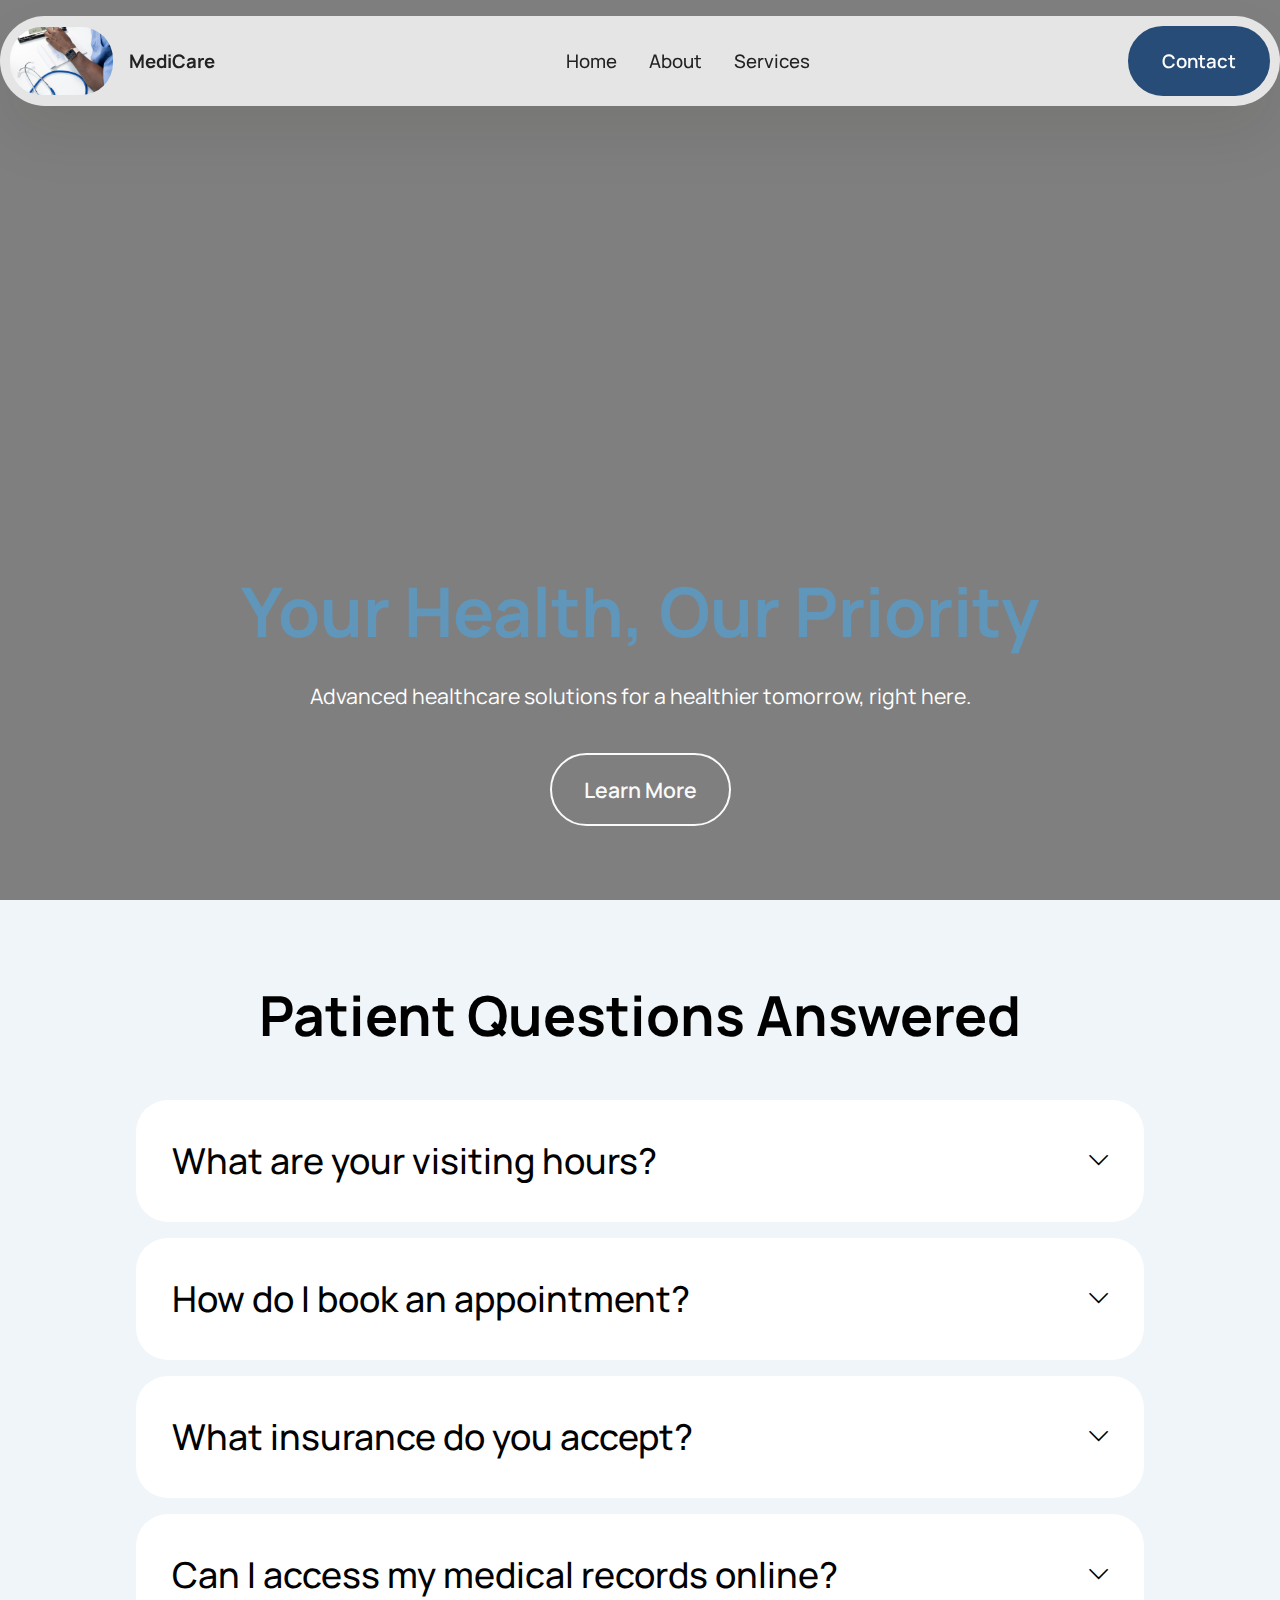
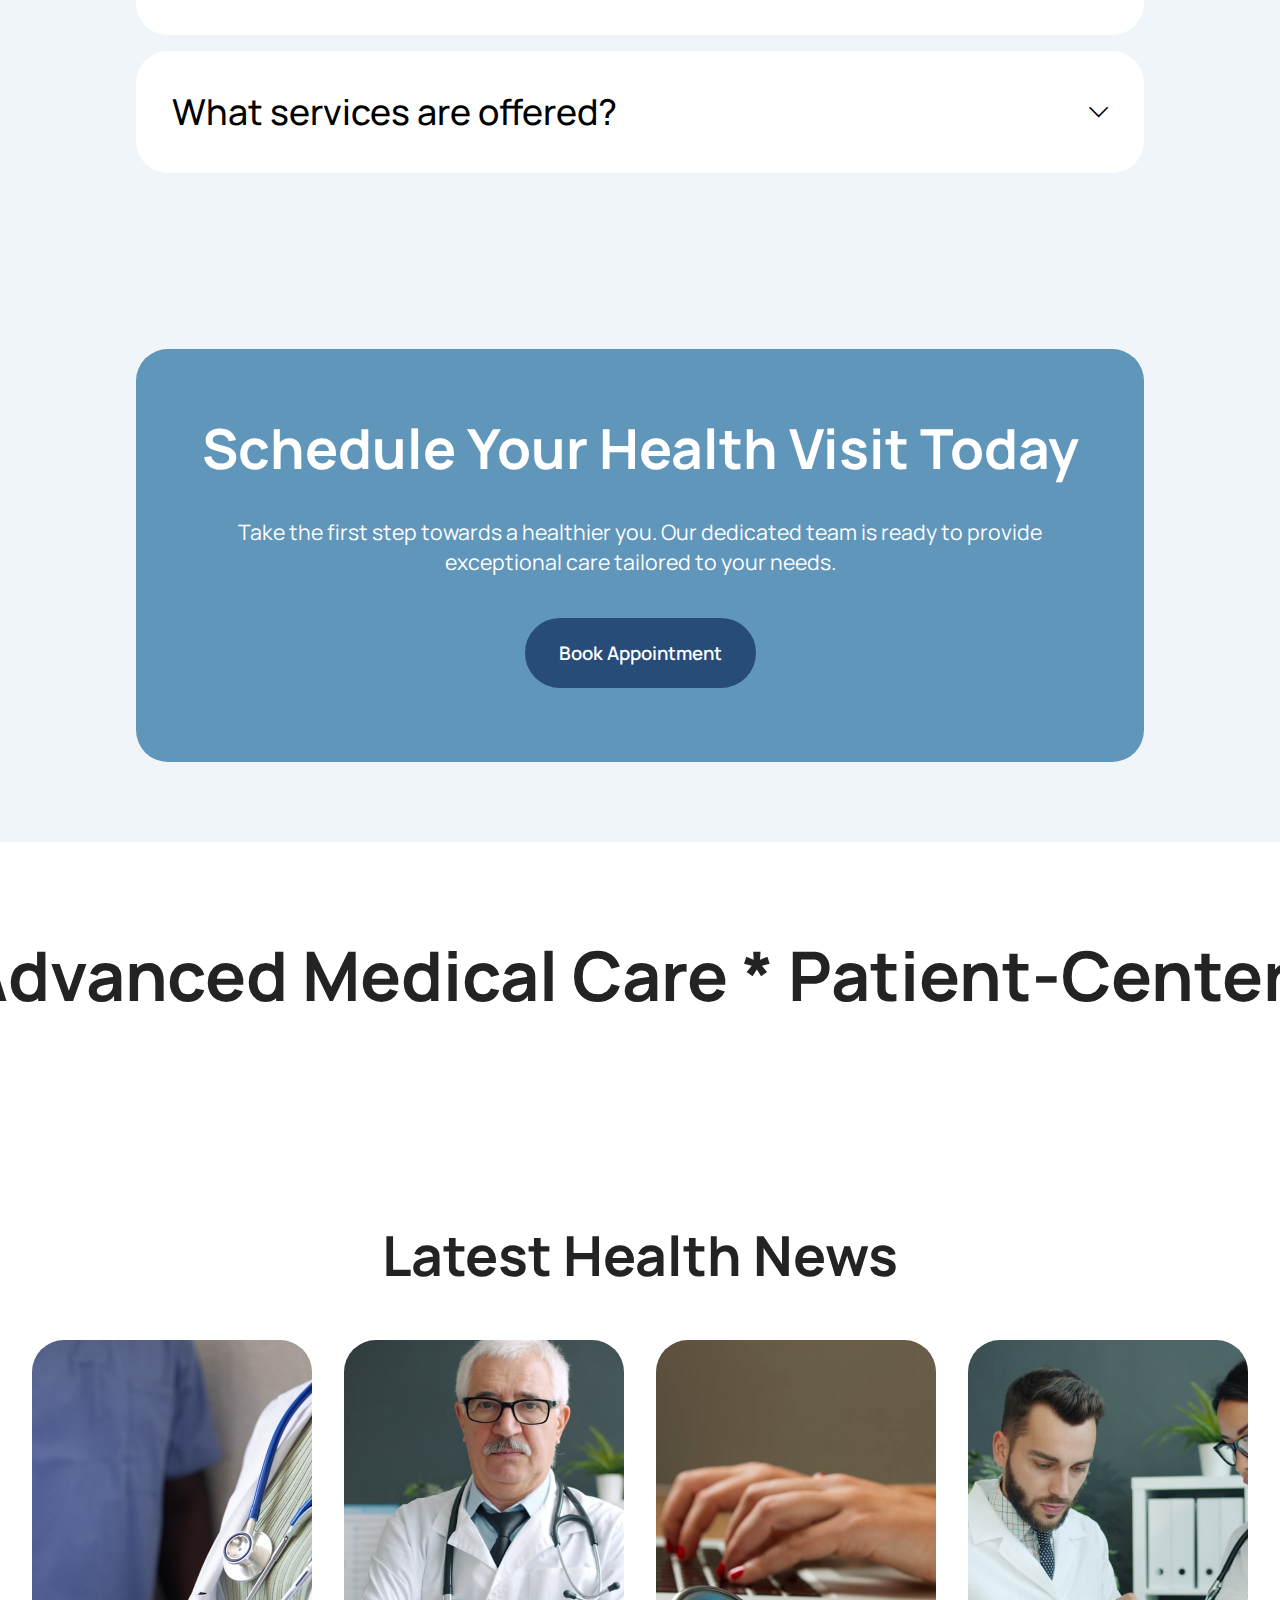
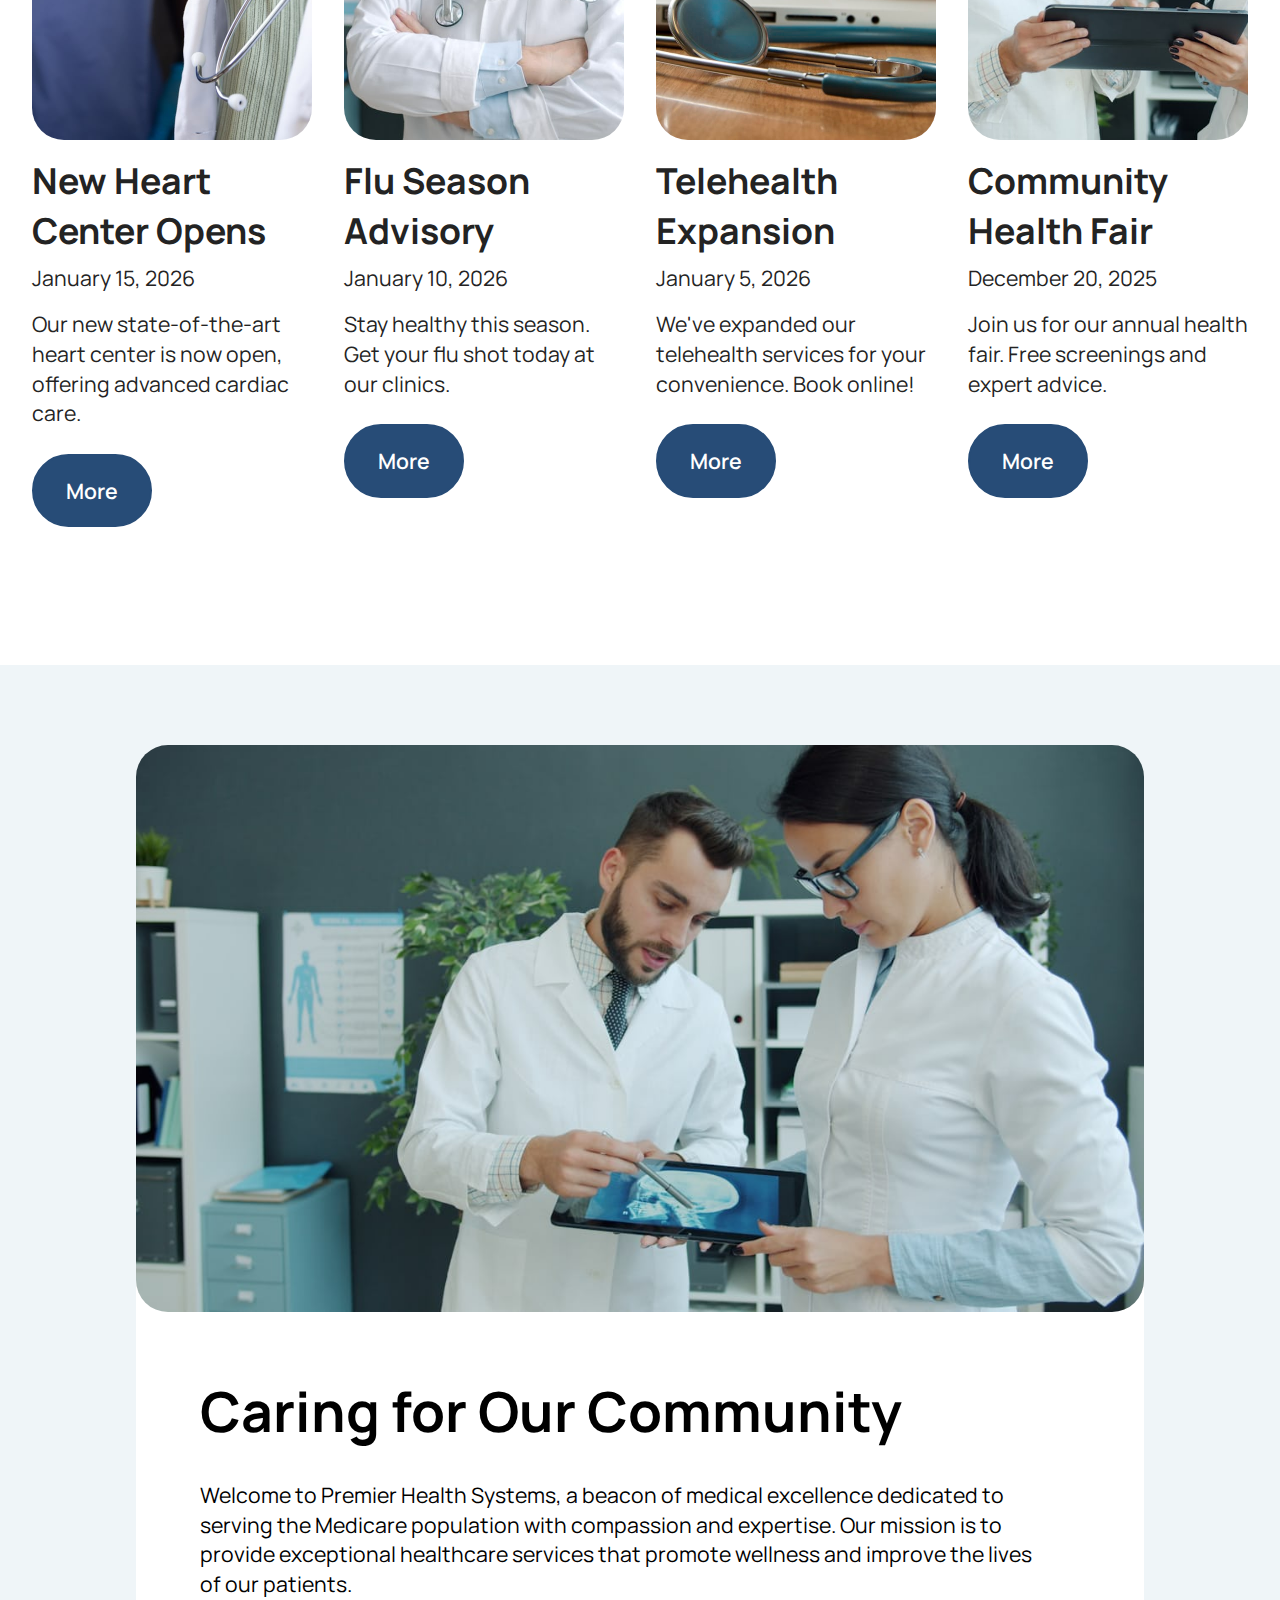
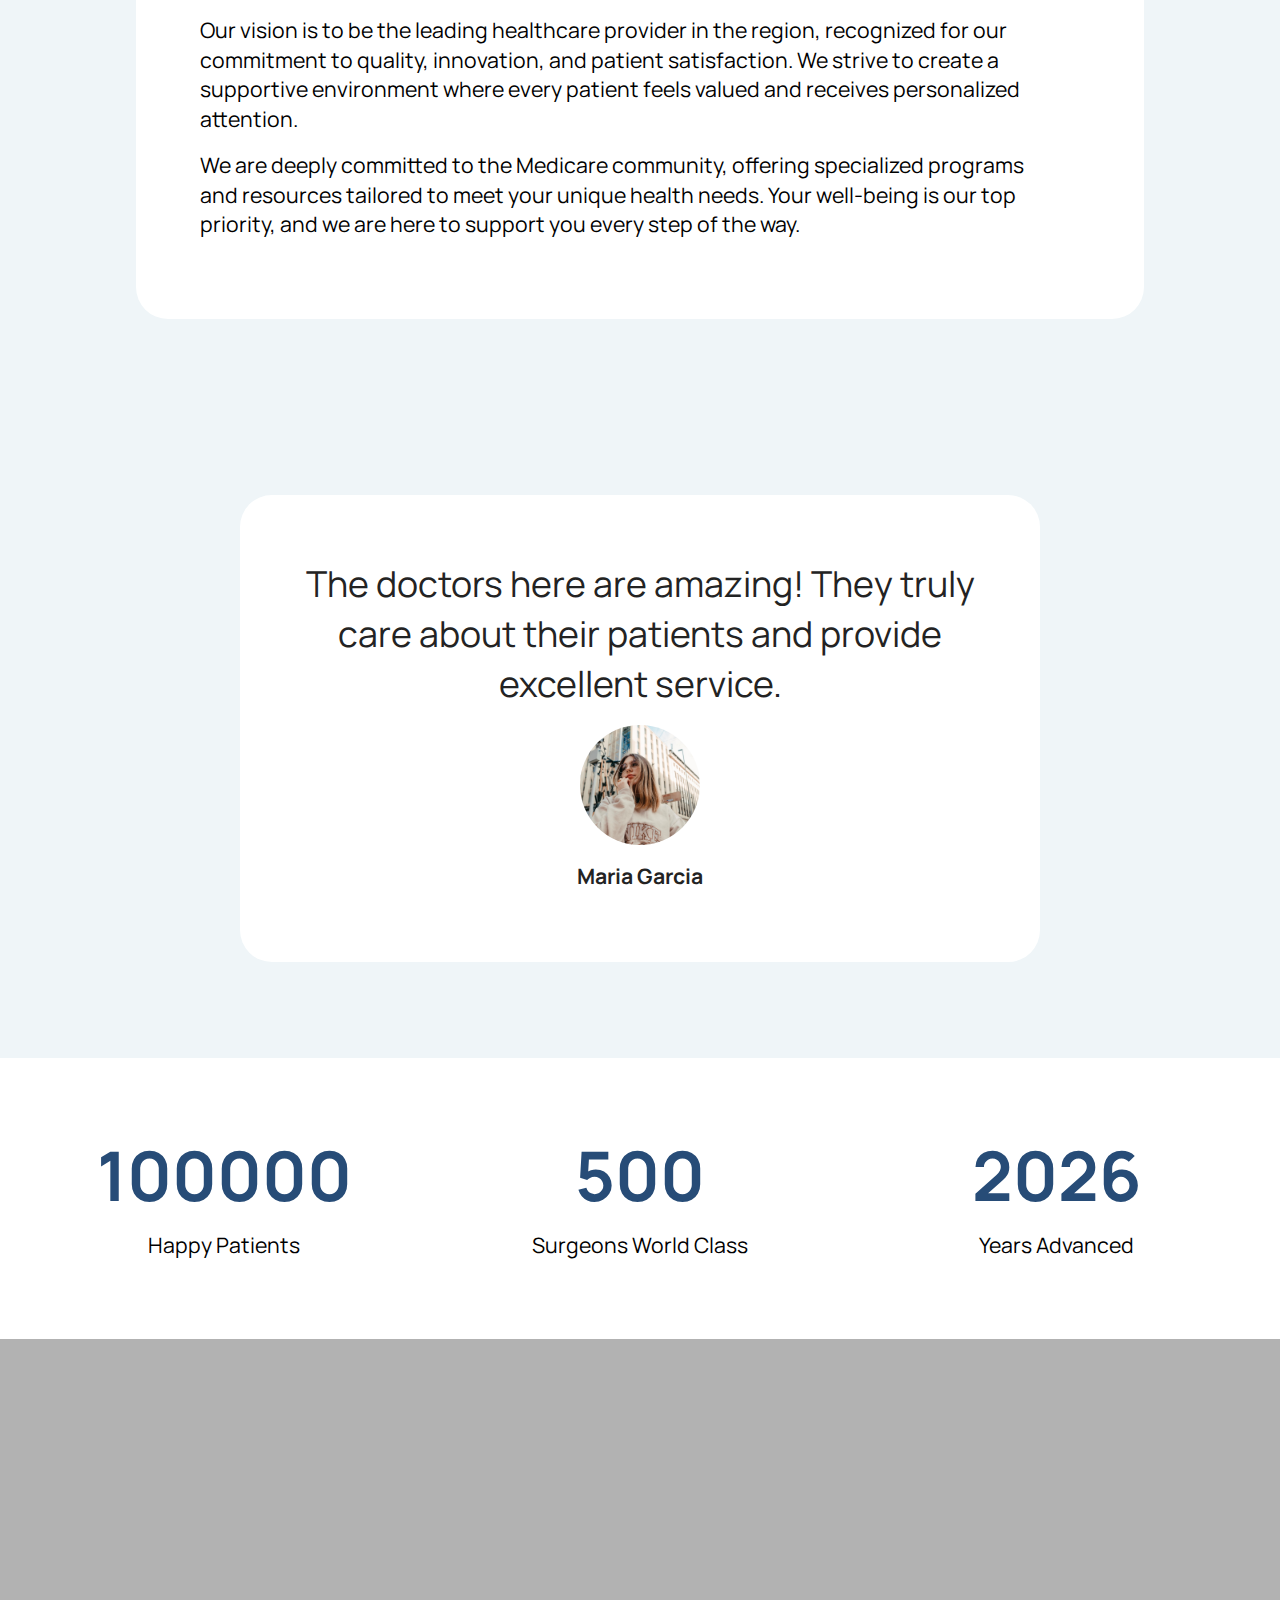
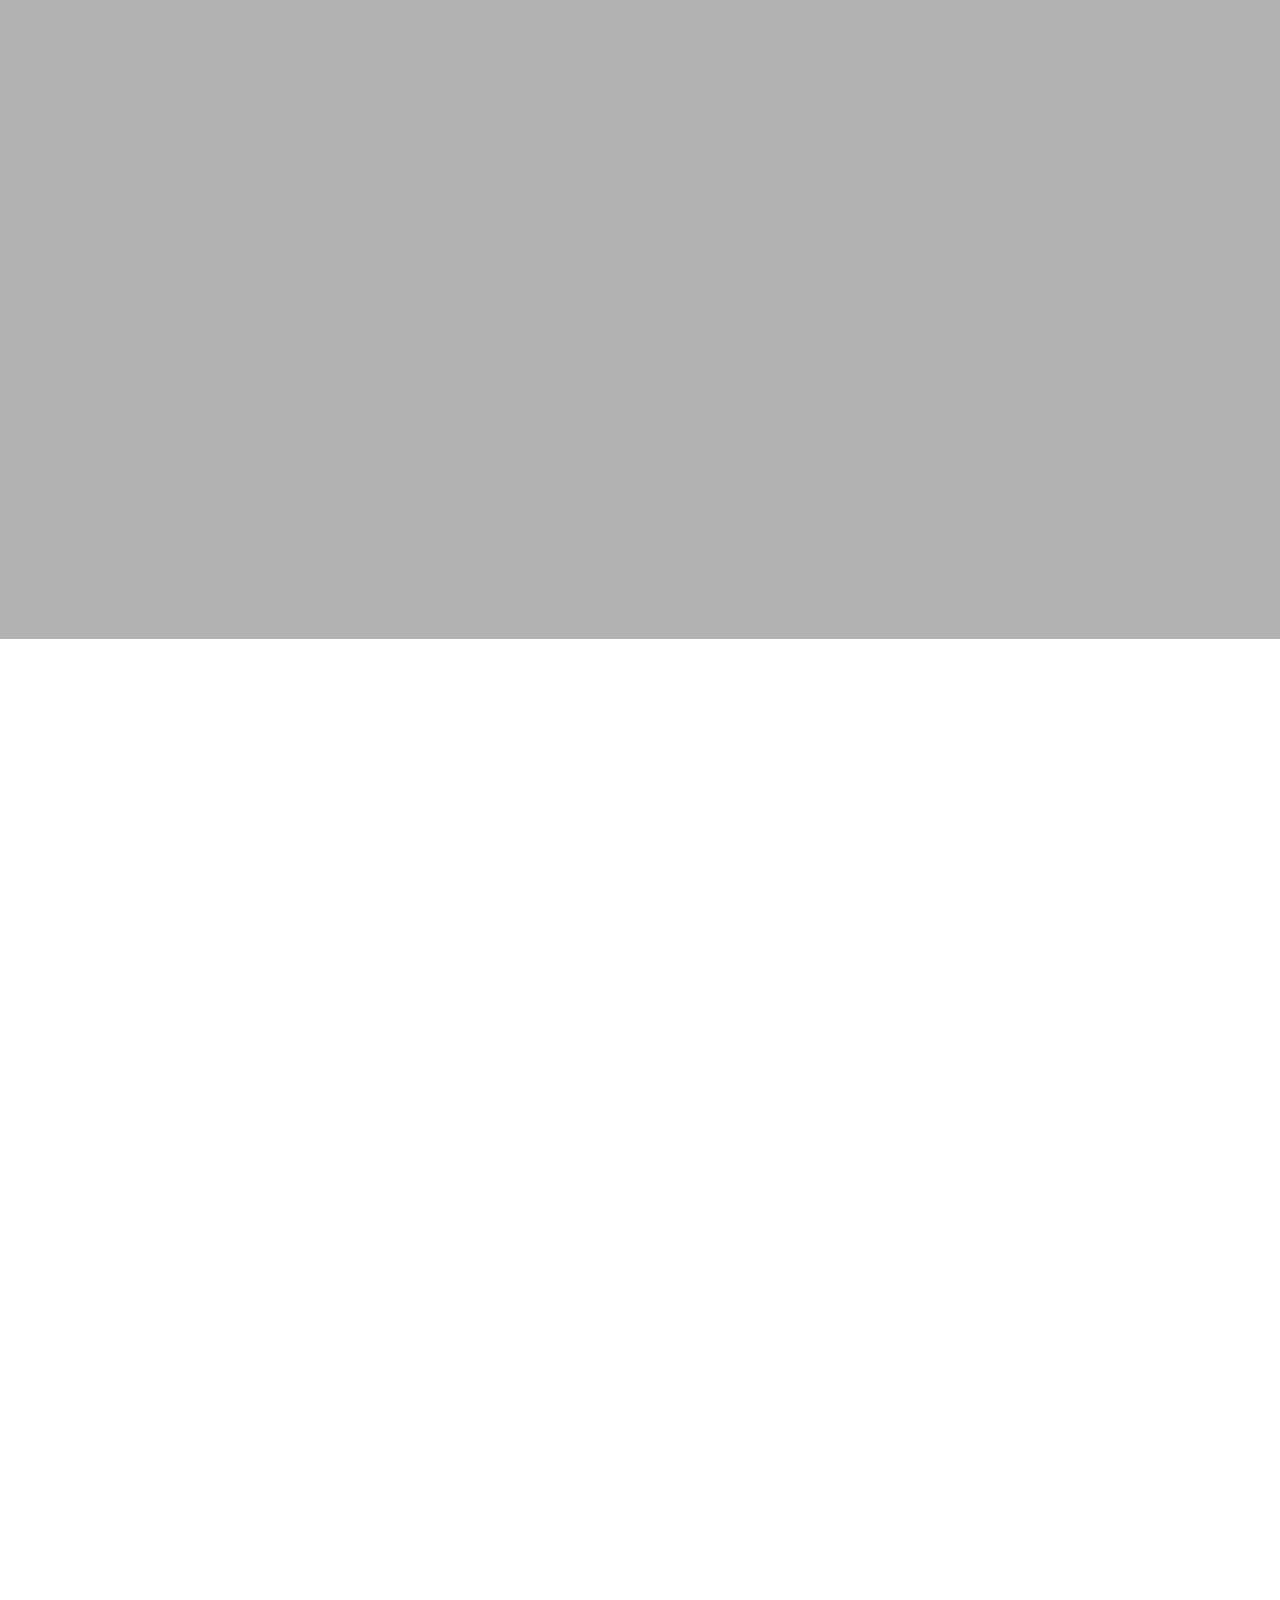
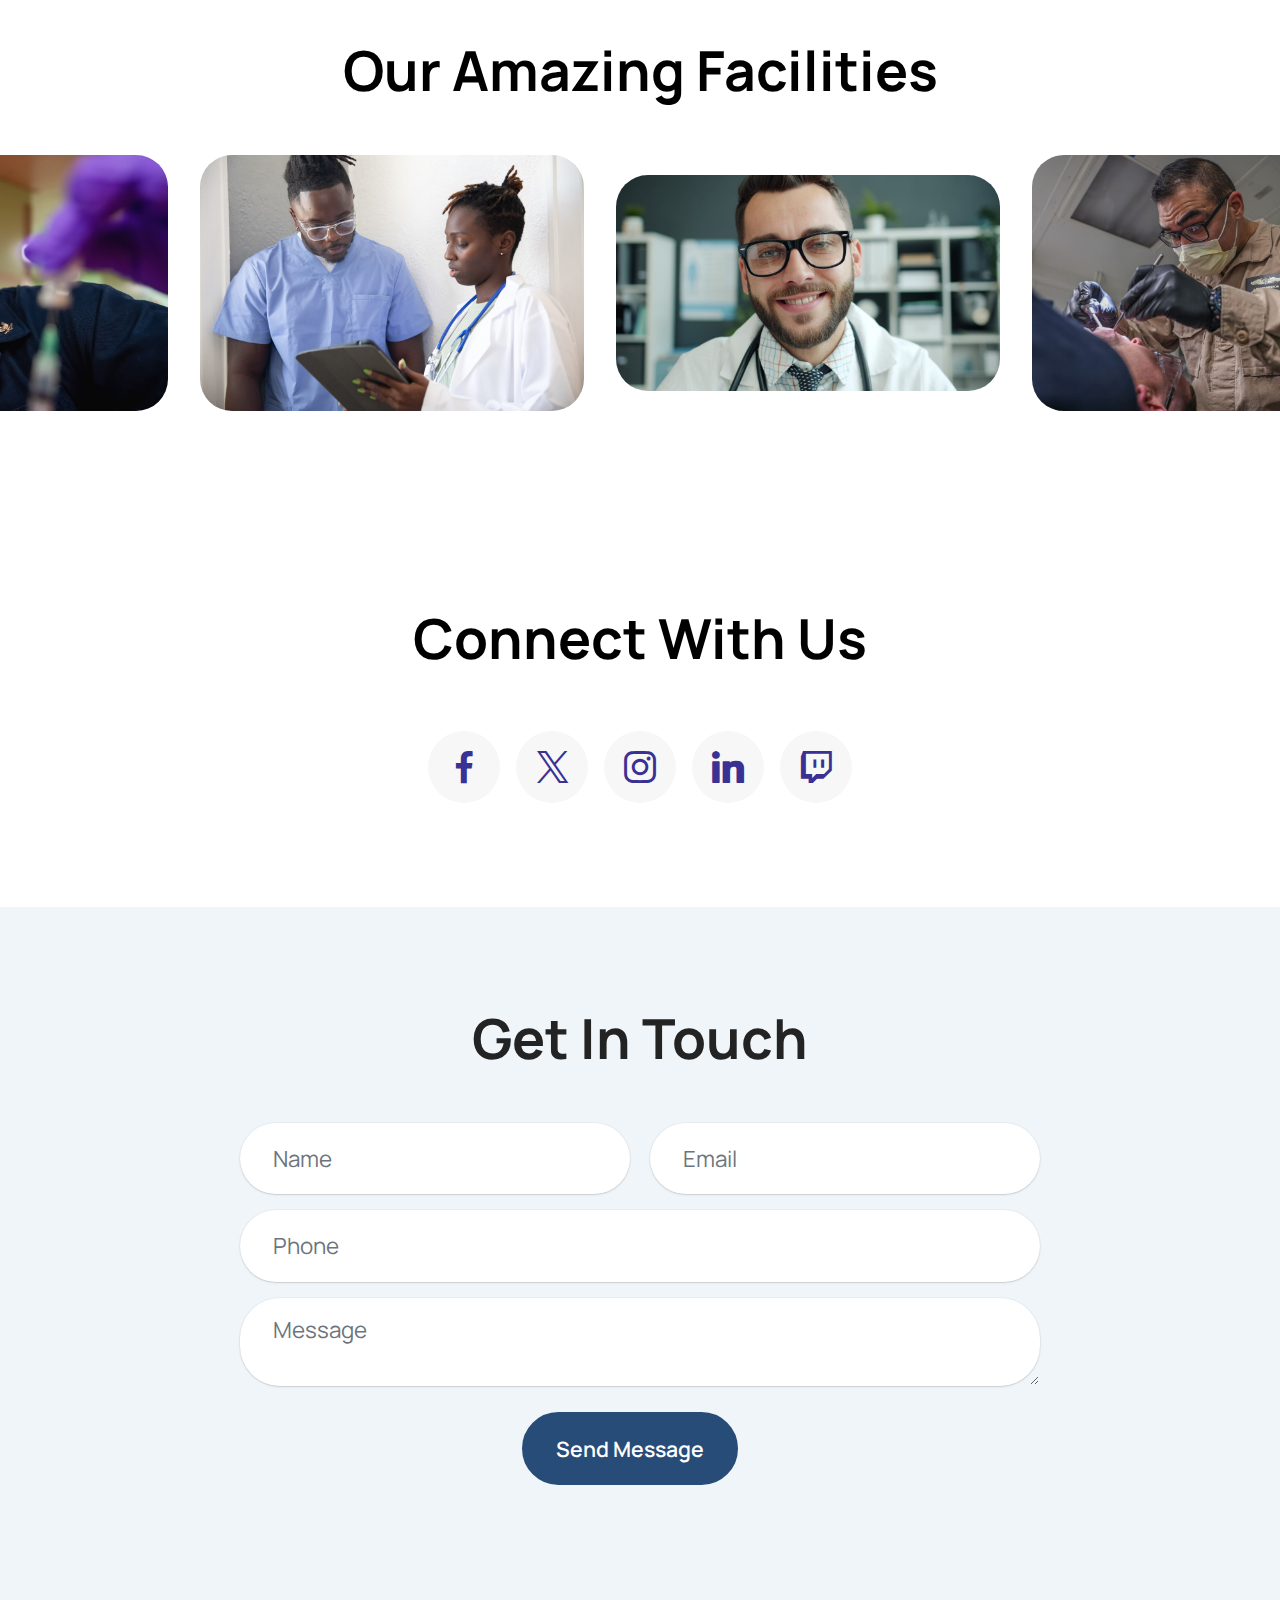
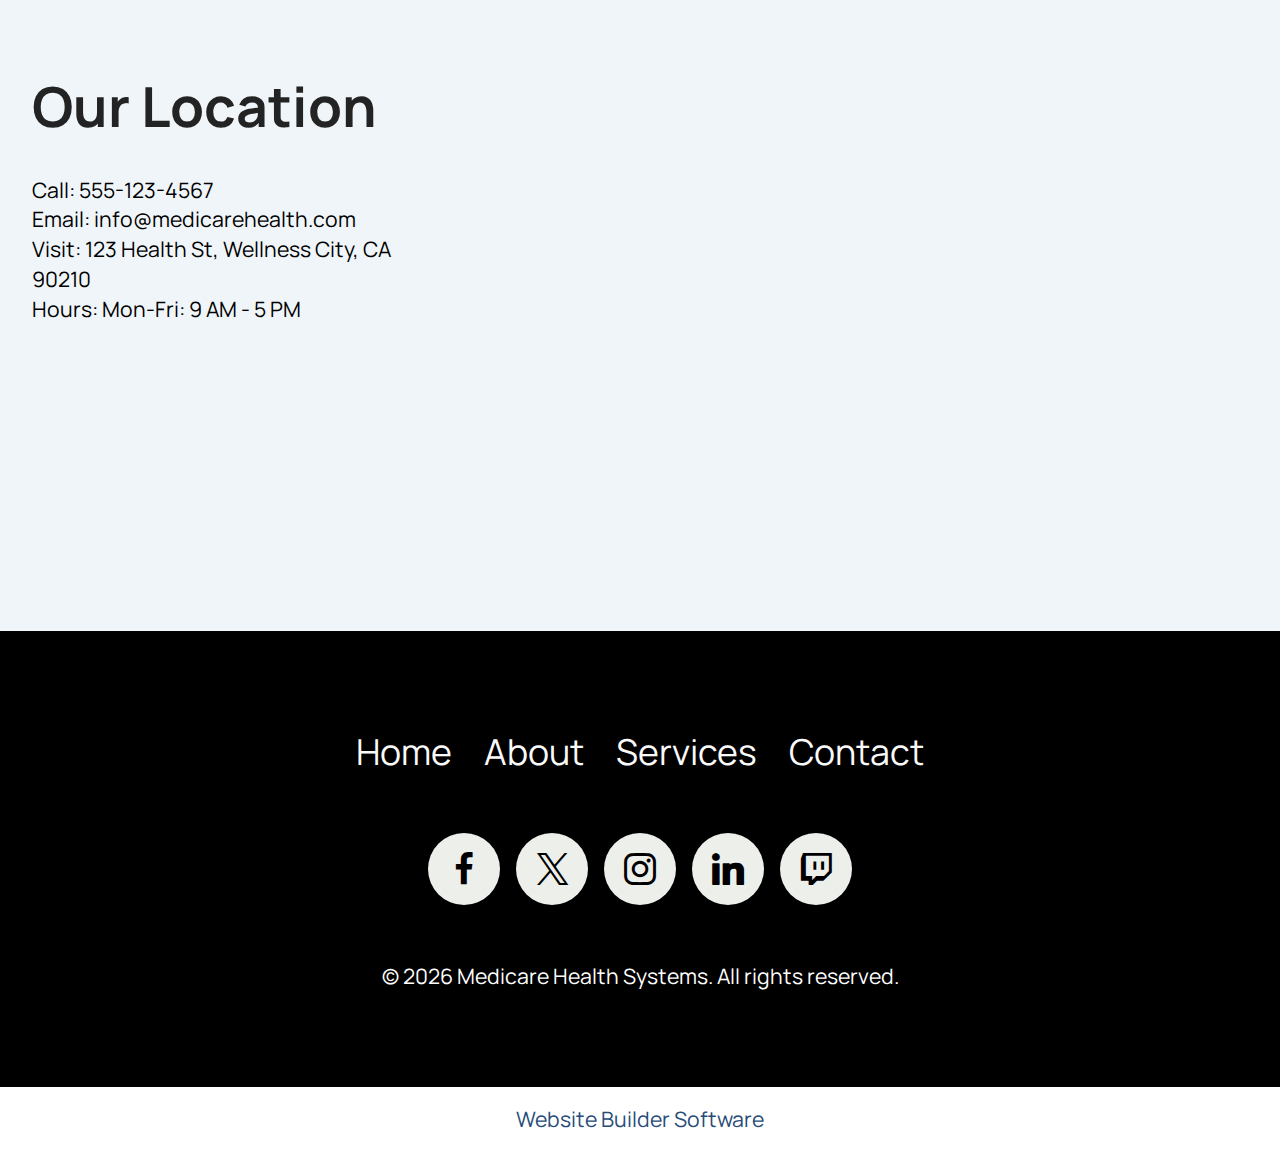
<file: index.html>
<!DOCTYPE html>
<html  >
<head>
  <!-- Site made with Mobirise Website Builder v6.1.9, https://mobirise.com -->
  <meta charset="UTF-8">
  <meta http-equiv="X-UA-Compatible" content="IE=edge">
  <meta name="generator" content="Mobirise v6.1.9, mobirise.com">
  <meta name="viewport" content="width=device-width, initial-scale=1, minimum-scale=1">
  <link rel="shortcut icon" href="assets/images/photo-1666886573230-2b730505f298.jpeg" type="image/x-icon">
  <meta name="description" content="Professional Medicare Health Systems website design. Responsive, modern, and fully editable for academic and future use. Features clean design, essential pages, and clear calls to action.">
  
  
  <title>Medicare Health Systems Website | Professional Healthcare Organization Design</title>
  <link rel="stylesheet" href="assets/web/assets/mobirise-icons2/mobirise2.css">
  <link rel="stylesheet" href="assets/bootstrap/css/bootstrap.min.css">
  <link rel="stylesheet" href="assets/parallax/jarallax.css">
  <link rel="stylesheet" href="assets/dropdown/css/style.css">
  <link rel="stylesheet" href="assets/socicon/css/styles.css">
  <link rel="stylesheet" href="assets/theme/css/style.css">
  <link rel="preload" href="https://fonts.googleapis.com/css2?family=Manrope:wght@400;700&display=swap&display=swap" as="style" onload="this.onload=null;this.rel='stylesheet'">
  <noscript><link rel="stylesheet" href="https://fonts.googleapis.com/css2?family=Manrope:wght@400;700&display=swap&display=swap"></noscript>
  <link rel="preload" as="style" href="assets/mobirise/css/mbr-additional.css?v=XiCybp"><link rel="stylesheet" href="assets/mobirise/css/mbr-additional.css?v=XiCybp" type="text/css">

  
  
  
</head>
<body>
  
  <section data-bs-version="5.1" class="menu menu2 cid-v8FtUOiTZm" once="menu" id="menu-5-v8FtUOiTZm">
	

	<nav class="navbar navbar-dropdown navbar-fixed-top navbar-expand-lg">
		<div class="container">
			<div class="navbar-brand">
				<span class="navbar-logo">
					<a href="https://mobiri.se">
						<img src="assets/images/photo-1666886573230-2b730505f298.jpeg" alt="Mobirise Website Builder" style="height: 4.3rem;">
					</a>
				</span>
				<span class="navbar-caption-wrap"><a class="navbar-caption text-black display-4" href="https://mobiri.se">MediCare</a></span>
			</div>
			<button class="navbar-toggler" type="button" data-toggle="collapse" data-bs-toggle="collapse" data-target="#navbarSupportedContent" data-bs-target="#navbarSupportedContent" aria-controls="navbarNavAltMarkup" aria-expanded="false" aria-label="Toggle navigation">
				<div class="hamburger">
					<span></span>
					<span></span>
					<span></span>
					<span></span>
				</div>
			</button>
			<div class="collapse navbar-collapse" id="navbarSupportedContent">
				<ul class="navbar-nav nav-dropdown" data-app-modern-menu="true">
					<li class="nav-item">
						<a class="nav-link link text-black display-4" href="https://mobiri.se">Home</a>
					</li>
					<li class="nav-item">
						<a class="nav-link link text-black display-4" href="https://mobiri.se" aria-expanded="false">About</a>
					</li>
					<li class="nav-item">
						<a class="nav-link link text-black display-4" href="https://mobiri.se">Services</a>
					</li>
				</ul>
				
				<div class="navbar-buttons mbr-section-btn">
					<a class="btn btn-primary display-4" href="https://mobiri.se">Contact</a>
				</div>
			</div>
		</div>
	</nav>
</section>

<section data-bs-version="5.1" class="header18 cid-v8FtUOiqMf mbr-fullscreen" data-bg-video="https://www.youtube.com/embed/iioIENY7ezk?autoplay=1&amp;loop=1&amp;playlist=iioIENY7ezk&amp;t=20&amp;mute=1&amp;playsinline=1&amp;controls=0&amp;showinfo=0&amp;autohide=1&amp;allowfullscreen=true&amp;mode=transparent" id="hero-16-v8FtUOiqMf">
  

  <div class="mbr-overlay" style="opacity: 0.5; background-color: rgb(0, 0, 0);"></div>
  <div class="container-fluid">
    <div class="row">
      <div class="content-wrap col-12 col-md-12">
        <h1 class="mbr-section-title mbr-fonts-style mbr-white mb-4 display-1">
          <strong>Your Health, Our Priority</strong>
        </h1>
        
        <p class="mbr-fonts-style mbr-text mbr-white mb-4 display-7">Advanced healthcare solutions for a healthier tomorrow, right here.</p>
        <div class="mbr-section-btn">
          <a class="btn btn-white-outline display-7" href="https://mobiri.se">Learn More</a>
        </div>
      </div>
    </div>
  </div>
</section>

<section data-bs-version="5.1" class="list1 cid-v8FtUOi1Qs" id="faq-1-v8FtUOi1Qs">
    
    
    <div class="container">
        <div class="row justify-content-center">
            <div class="col-12 col-md-12 col-lg-10 m-auto">
                <div class="content">
                    <div class="row justify-content-center mb-5">
                        <div class="col-12 content-head">
                            <div class="mbr-section-head">
                                <h4 class="mbr-section-title mbr-fonts-style align-center mb-0 display-2">
                                    <strong>Patient Questions Answered</strong>
                                </h4>
                                
                            </div>
                        </div>
                    </div>
                    <div id="bootstrap-accordion_2" class="panel-group accordionStyles accordion" role="tablist" aria-multiselectable="true">
                        <div class="card">
                            <div class="card-header" role="tab" id="headingOne">
                                <a role="button" class="panel-title collapsed" data-toggle="collapse" data-bs-toggle="collapse" data-core="" href="#collapse1_2" aria-expanded="false" aria-controls="collapse1">
                                    <h6 class="panel-title-edit mbr-semibold mbr-fonts-style mb-0 display-5">What are your visiting hours?</h6>
                                    <span class="sign mbr-iconfont mobi-mbri-arrow-down"></span>
                                </a>
                            </div>
                            <div id="collapse1_2" class="panel-collapse noScroll collapse" role="tabpanel" aria-labelledby="headingOne" data-parent="#accordion" data-bs-parent="#bootstrap-accordion_2">
                                <div class="panel-body">
                                    <p class="mbr-fonts-style panel-text display-7">Our general visiting hours are from 10:00 AM to 8:00 PM daily. Please check with specific departments for any exceptions.</p>
                                </div>
                            </div>
                        </div>
                        <div class="card">
                            <div class="card-header" role="tab" id="headingOne">
                                <a role="button" class="panel-title collapsed" data-toggle="collapse" data-bs-toggle="collapse" data-core="" href="#collapse2_2" aria-expanded="false" aria-controls="collapse2">
                                    <h6 class="panel-title-edit mbr-semibold mbr-fonts-style mb-0 display-5">How do I book an appointment?</h6>
                                    <span class="sign mbr-iconfont mobi-mbri-arrow-down"></span>
                                </a>
                            </div>
                            <div id="collapse2_2" class="panel-collapse noScroll collapse" role="tabpanel" aria-labelledby="headingOne" data-parent="#accordion" data-bs-parent="#bootstrap-accordion_2">
                                <div class="panel-body">
                                    <p class="mbr-fonts-style panel-text display-7">You can easily book an appointment through our online portal or by calling our scheduling desk directly.</p>
                                </div>
                            </div>
                        </div>
                        <div class="card">
                            <div class="card-header" role="tab" id="headingOne">
                                <a role="button" class="panel-title collapsed" data-toggle="collapse" data-bs-toggle="collapse" data-core="" href="#collapse3_2" aria-expanded="false" aria-controls="collapse3">
                                    <h6 class="panel-title-edit mbr-semibold mbr-fonts-style mb-0 display-5">What insurance do you accept?</h6>
                                    <span class="sign mbr-iconfont mobi-mbri-arrow-down"></span>
                                </a>
                            </div>
                            <div id="collapse3_2" class="panel-collapse noScroll collapse" role="tabpanel" aria-labelledby="headingOne" data-parent="#accordion" data-bs-parent="#bootstrap-accordion_2">
                                <div class="panel-body">
                                    <p class="mbr-fonts-style panel-text display-7">We accept a wide range of insurance plans. Please refer to our insurance page or contact our billing department for a comprehensive list.</p>
                                </div>
                            </div>
                        </div>
                        <div class="card">
                            <div class="card-header" role="tab" id="headingOne">
                                <a role="button" class="panel-title collapsed" data-toggle="collapse" data-bs-toggle="collapse" data-core="" href="#collapse4_2" aria-expanded="false" aria-controls="collapse4">
                                    <h6 class="panel-title-edit mbr-semibold mbr-fonts-style mb-0 display-5">Can I access my medical records online?</h6>
                                    <span class="sign mbr-iconfont mobi-mbri-arrow-down"></span>
                                </a>
                            </div>
                            <div id="collapse4_2" class="panel-collapse noScroll collapse" role="tabpanel" aria-labelledby="headingOne" data-parent="#accordion" data-bs-parent="#bootstrap-accordion_2">
                                <div class="panel-body">
                                    <p class="mbr-fonts-style panel-text display-7">Yes, our secure Patient Portal allows you to access your medical records, view test results, and communicate with your doctor.</p>
                                </div>
                            </div>
                        </div>
                        <div class="card">
                            <div class="card-header" role="tab" id="headingOne">
                                <a role="button" class="panel-title collapsed" data-toggle="collapse" data-bs-toggle="collapse" data-core="" href="#collapse5_2" aria-expanded="false" aria-controls="collapse5">
                                    <h6 class="panel-title-edit mbr-semibold mbr-fonts-style mb-0 display-5">What services are offered?</h6>
                                    <span class="sign mbr-iconfont mobi-mbri-arrow-down"></span>
                                </a>
                            </div>
                            <div id="collapse5_2" class="panel-collapse noScroll collapse" role="tabpanel" aria-labelledby="headingOne" data-parent="#accordion" data-bs-parent="#bootstrap-accordion_2">
                                <div class="panel-body">
                                    <p class="mbr-fonts-style panel-text display-7">We offer a comprehensive suite of services, including primary care, specialist consultations, diagnostic imaging, and surgical procedures.</p>
                                </div>
                            </div>
                        </div>
                        
                    </div>
                </div>
            </div>
        </div>
    </div>
</section>

<section data-bs-version="5.1" class="article13 cid-v8FtUOiGZn" id="call-to-action-5-v8FtUOiGZn">
    
    
    
    <div class="container">
        <div class="row justify-content-center">
            <div class="card col-md-12 col-lg-10">
                <div class="card-wrapper">
                    <div class="card-box align-center">
                        <h4 class="card-title mbr-fonts-style display-2">
                            <strong>Schedule Your Health Visit Today</strong>
                        </h4>
                        <p class="mbr-text mbr-fonts-style mt-4 display-7">Take the first step towards a healthier you. Our dedicated team is ready to provide exceptional care tailored to your needs.</p>
                        <div class="mbr-section-btn mt-4">
                        <a class="btn btn-primary display-4" href="https://mobiri.se">Book Appointment</a>
                        </div>
                    </div>
                </div>
            </div>
        </div>
    </div>
</section>

<section data-bs-version="5.1" class="gallery10 cid-v8FtUOj2tr" id="features-69-v8FtUOj2tr">
  


  <div class="container-fluid">

      <div class="loop-container">
        <div class="item display-1" data-linewords="Advanced Medical Care * Patient-Centered Services * " data-direction="-1" data-speed="0.05">☁️ Best offers ☁️ Free delivery ☁️ Perfect design ☁️ Comfort ☁️ Support 24/7 ☁️ Vibes</div>

        <div class="item display-1" data-linewords="Advanced Medical Care * Patient-Centered Services * " data-direction="-1" data-speed="0.05">☁️ Best offers ☁️ Free delivery ☁️ Perfect design ☁️ Comfort ☁️ Support 24/7 ☁️ Vibes</div>
      </div>
    
  </div>
</section>

<section data-bs-version="5.1" class="features03 cid-v8FtUOjM1S" id="news-1-v8FtUOjM1S">
  
  
  <div class="container-fluid">
    <div class="row justify-content-center mb-5">
      <div class="col-12 content-head">
        <div class="mbr-section-head">
          <h4 class="mbr-section-title mbr-fonts-style align-center mb-0 display-2">
            <strong>Latest Health News</strong>
          </h4>
          
        </div>
      </div>
    </div>
    <div class="row">
      <div class="item features-image col-12 col-md-6 col-lg-3 active">
        <div class="item-wrapper">
          <div class="item-img mb-3">
            <img src="assets/images/photo-1666886573590-5815157da865.jpeg" alt="Mobirise Website Builder" title="">
          </div>
          <div class="item-content align-left">
            <h5 class="item-title mbr-fonts-style mt-0 mb-2 display-5">
              <strong>New Heart Center Opens</strong>
            </h5>
            <p class="mbr-text mbr-fonts-style mb-3 display-7">January 15, 2026</p>
            <p class="mbr-text mbr-fonts-style mb-3 display-7">Our new state-of-the-art heart center is now open, offering advanced cardiac care.</p>
            <div class="mbr-section-btn item-footer">
              <a href="" class="btn item-btn btn-primary display-7">More</a>
            </div>
          </div>
        </div>
      </div>
      <div class="item features-image col-12 col-md-6 col-lg-3">
        <div class="item-wrapper">
          <div class="item-img mb-3">
            <img src="assets/images/photo-1758691461513-88a0aef72160.jpeg" alt="Mobirise Website Builder" title="" data-slide-to="1" data-bs-slide-to="1">
          </div>
          <div class="item-content align-left">
            <h5 class="item-title mbr-fonts-style mb-2 mt-0 display-5">
              <strong>Flu Season Advisory</strong>
            </h5>
            <p class="mbr-text mbr-fonts-style mb-3 display-7">January 10, 2026</p>
            <p class="mbr-text mbr-fonts-style mb-3 display-7">Stay healthy this season. Get your flu shot today at our clinics.</p>
            <div class="mbr-section-btn item-footer">
              <a href="" class="btn item-btn btn-primary display-7">More</a>
            </div>
          </div>
        </div>
      </div>
      <div class="item features-image col-12 col-md-6 col-lg-3">
        <div class="item-wrapper">
          <div class="item-img mb-3">
            <img src="assets/images/photo-1576091160550-2173dba999ef.jpeg" alt="Mobirise Website Builder" title="" data-slide-to="2" data-bs-slide-to="2">
          </div>
          <div class="item-content align-left">
            <h5 class="item-title mbr-fonts-style mb-2 mt-0 display-5">
              <strong>Telehealth Expansion</strong>
            </h5>
            <p class="mbr-text mbr-fonts-style mb-3 display-7">January 5, 2026</p>
            <p class="mbr-text mbr-fonts-style mb-3 display-7">We've expanded our telehealth services for your convenience. Book online!</p>
            <div class="mbr-section-btn item-footer">
              <a href="" class="btn item-btn btn-primary display-7">More</a>
            </div>
          </div>
        </div>
      </div>
      <div class="item features-image col-12 col-md-6 col-lg-3">
        <div class="item-wrapper">
          <div class="item-img mb-3">
            <img src="assets/images/photo-1758691463203-cce9d415b2b5.jpeg" alt="Mobirise Website Builder" title="" data-slide-to="2" data-bs-slide-to="2">
          </div>
          <div class="item-content align-left">
            <h5 class="item-title mbr-fonts-style mb-2 mt-0 display-5">
              <strong>Community Health Fair</strong>
            </h5>
            <p class="mbr-text mbr-fonts-style mb-3 display-7">December 20, 2025</p>
            <p class="mbr-text mbr-fonts-style mb-3 display-7">Join us for our annual health fair. Free screenings and expert advice.</p>
            <div class="mbr-section-btn item-footer">
              <a href="" class="btn item-btn btn-primary display-7">More</a>
            </div>
          </div>
        </div>
      </div>
    </div>
  </div>
</section>

<section data-bs-version="5.1" class="article8 cid-v8FtUOjUmQ" id="about-us-8-v8FtUOjUmQ">
  

  
  
  <div class="container">
    <div class="row justify-content-center">
      <div class="card col-md-12 col-lg-10">
        <div class="card-wrapper">
          <div class="image-wrapper d-flex justify-content-center mb-4">
            <img src="assets/images/photo-1758691463569-66de91d76452.jpeg" alt="Mobirise Website Builder">
          </div>
          <div class="card-content-text">
            <h3 class="card-title mbr-fonts-style mbr-white mt-3 mb-4 display-2">
            <strong>Caring for Our Community</strong>
          </h3>
          <div class="row card-box align-left">
            <div class="item features-without-image col-12">
              <div class="item-wrapper">
                
                <p class="mbr-text mbr-fonts-style display-7">Welcome to Premier Health Systems, a beacon of medical excellence dedicated to serving the Medicare population with compassion and expertise. Our mission is to provide exceptional healthcare services that promote wellness and improve the lives of our patients.</p>
              </div>
            </div>
            <div class="item features-without-image col-12">
              <div class="item-wrapper">
                
                <p class="mbr-text mbr-fonts-style display-7">Our vision is to be the leading healthcare provider in the region, recognized for our commitment to quality, innovation, and patient satisfaction. We strive to create a supportive environment where every patient feels valued and receives personalized attention.</p>
              </div>
            </div>
            <div class="item features-without-image col-12">
              <div class="item-wrapper">
                
                <p class="mbr-text mbr-fonts-style display-7">We are deeply committed to the Medicare community, offering specialized programs and resources tailored to meet your unique health needs. Your well-being is our top priority, and we are here to support you every step of the way.</p>
              </div>
            </div>
            
          </div>
          </div>
        </div>
      </div>
    </div>
  </div>
</section>

<section data-bs-version="5.1" class="people06 cid-v8FtUOj6Oc" id="testimonials-7-v8FtUOj6Oc">   
    

    
    
    <div class="container">
        <div class="row justify-content-center">
            <div class="card col-12 col-md-12 col-lg-8">
                <div class="card-wrapper">
                    <div class="card-box align-center">
                        <p class="card-text mbr-fonts-style display-5">The doctors here are amazing! They truly care about their patients and provide excellent service.</p>
                        <div class="img-wrapper mt-3 justify-content-center">
                            <img src="assets/images/photo-1653953893860-b8f756596132.jpeg" alt="" data-slide-to="0" data-bs-slide-to="0">
                        </div>
                        <p class="card-title mbr-fonts-style mt-3 display-7">
                            <strong>Maria Garcia</strong>
                        </p>
                    </div>
                </div>
            </div>
        </div>
    </div>
</section>

<section data-bs-version="5.1" class="features10 cid-v8FtUOjDD1" id="metrics-2-v8FtUOjDD1">
  

  
  
  <div class="container">
    
    <div class="row justify-content-center">
      <div class="item features-without-image col-12 col-md-6 col-lg-4">
        <div class="item-wrapper">
          <div class="card-box align-left">
            
            <p class="card-title mbr-fonts-style mb-3 display-1">
              <strong>100000</strong>
            </p>
            <p class="card-text mbr-fonts-style mb-3 display-7">Happy Patients</p>
            
          </div>
        </div>
      </div>
      <div class="item features-without-image col-12 col-md-6 col-lg-4">
        <div class="item-wrapper">
          <div class="card-box align-left">
            
            <p class="card-title mbr-fonts-style mb-3 display-1">
              <strong>500</strong>
            </p>
            <p class="card-text mbr-fonts-style mb-3 display-7">Surgeons World Class</p>
            
          </div>
        </div>
      </div>
      <div class="item features-without-image col-12 col-md-6 col-lg-4">
        <div class="item-wrapper">
          <div class="card-box align-left">
            
            <p class="card-title mbr-fonts-style mb-3 display-1">
              <strong>2026</strong>
            </p>
            <p class="card-text mbr-fonts-style mb-3 display-7">Years Advanced</p>
            
          </div>
        </div>
      </div>
    </div>
  </div>
</section>

<section data-bs-version="5.1" class="header18 cid-v8FtUOjj9z mbr-fullscreen" data-bg-video="https://www.youtube.com/embed/_eTDHdGfD6w?autoplay=1&amp;loop=1&amp;playlist=_eTDHdGfD6w&amp;t=20&amp;mute=1&amp;playsinline=1&amp;controls=0&amp;showinfo=0&amp;autohide=1&amp;allowfullscreen=true&amp;mode=transparent" id="video-5-v8FtUOjj9z">
  

  <div class="mbr-overlay" style="opacity: 0.3; background-color: rgb(0, 0, 0);"></div>
  <div class="container-fluid">
    <div class="row">
    </div>
  </div>
</section>

<section data-bs-version="5.1" class="image02 cid-v8FtUOjMmj mbr-fullscreen mbr-parallax-background" id="image-13-v8FtUOjMmj">
    
    
    <div class="container">
        <div class="row"></div>
    </div>
</section>

<section data-bs-version="5.1" class="gallery07 cid-v8FtUOjh2i" id="gallery-16-v8FtUOjh2i">
  
  
  <div class="container-fluid gallery-wrapper">
    <div class="row justify-content-center">
      <div class="col-12 content-head">
        <div class="mbr-section-head mb-5">
          <h4 class="mbr-section-title mbr-fonts-style align-center mb-0 display-2">
            <strong>Our Amazing Facilities</strong>
          </h4>
          
        </div>
      </div>
    </div>
    <div class="grid-container">
      <div class="grid-container-3 moving-left" style="transform: translate3d(-200px, 0px, 0px);">
        <div class="grid-item">
          <img src="assets/images/photo-1758206523685-6e69f80a11ba.jpeg" alt="Mobirise Website Builder">
        </div>
        <div class="grid-item">
          <img src="assets/images/photo-1666886573553-6548db92db79.jpeg" alt="Mobirise Website Builder">
        </div>
        <div class="grid-item">
          <img src="assets/images/photo-1758691463393-a2aa9900af8a.jpeg" alt="Mobirise Website Builder">
        </div>
        <div class="grid-item">
          <img src="assets/images/photo-1758205307745-84a7132fd91b.jpeg" alt="Mobirise Website Builder">
        </div>
      </div>
    </div>
  </div>
</section>

<section data-bs-version="5.1" class="social05 cid-v8FtUOjNuu" id="follow-us-2-v8FtUOjNuu">
    

    

    <div class="container">
        <div class="row">
            <h3 class="mbr-section-title align-center mb-5 mbr-fonts-style display-2">
                <strong>Connect With Us</strong>
            </h3>
            <div class="col-12">
                <div class="social-row">
                    <div class="soc-item">
                        <a href="https://mobiri.se/" target="_blank">
                            <span class="mbr-iconfont socicon socicon-facebook"></span>
                        </a>
                    </div>
                    <div class="soc-item">
                        <a href="https://mobiri.se/" target="_blank">
                            <span class="mbr-iconfont socicon-twitter socicon"></span>
                        </a>
                    </div>
                    <div class="soc-item">
                        <a href="https://mobiri.se/" target="_blank">
                            <span class="mbr-iconfont socicon-instagram socicon"></span>
                        </a>
                    </div>
                    <div class="soc-item">
                        <a href="https://mobiri.se/" target="_blank">
                            <span class="mbr-iconfont socicon socicon-linkedin"></span>
                        </a>
                    </div>
                    <div class="soc-item">
                        <a href="https://mobiri.se/" target="_blank">
                            <span class="mbr-iconfont socicon socicon-twitch"></span>
                        </a>
                    </div>
                </div>
            </div>
        </div>
    </div>
</section>

<section data-bs-version="5.1" class="form5 cid-v8FtUOkunz" id="contact-form-3-v8FtUOkunz">
    
    
    <div class="container">
        <div class="row justify-content-center">
            <div class="col-12 content-head">
                <div class="mbr-section-head mb-5">
                    <h3 class="mbr-section-title mbr-fonts-style align-center mb-0 display-2">
                        <strong>Get In Touch</strong>
                    </h3>
                    
                </div>
            </div>
        </div>
        <div class="row justify-content-center">
            <div class="col-lg-8 mx-auto mbr-form" data-form-type="formoid">
                <form action="https://mobirise.eu/" method="POST" class="mbr-form form-with-styler" data-form-title="Form Name"><input type="hidden" name="email" data-form-email="true" value="06T6OKOosbOM+Y1BuPKJ7VbUmGEa1NMJ6zbo+lopP+0fqQZ0Upvo9c1zRlWMOWKUEQoV+pezESBg/uQh+Q+S8tYOVCsZIyZPrVOXDWJqy9tMHVdS/g4JhCWe6Pgwa6f1">
                    <div class="row">
                        <div hidden="hidden" data-form-alert="" class="alert alert-success col-12">Thanks for filling out the form!</div>
                        <div hidden="hidden" data-form-alert-danger="" class="alert alert-danger col-12">
                            Oops...! some problem!
                        </div>
                    </div>
                    <div class="dragArea row">
                        <div class="col-md col-sm-12 form-group mb-3" data-for="name">
                            <input type="text" name="name" placeholder="Name" data-form-field="name" class="form-control" value="" id="name-contact-form-3-v8FtUOkunz">
                        </div>
                        <div class="col-md col-sm-12 form-group mb-3" data-for="email">
                            <input type="email" name="email" placeholder="Email" data-form-field="email" class="form-control" value="" id="email-contact-form-3-v8FtUOkunz">
                        </div>
                        <div class="col-12 form-group mb-3 mb-3" data-for="url">
                            <input type="url" name="url" placeholder="Phone" data-form-field="url" class="form-control" value="" id="url-contact-form-3-v8FtUOkunz">
                        </div>
                        <div class="col-12 form-group mb-3" data-for="textarea">
                            <textarea name="textarea" placeholder="Message" data-form-field="textarea" class="form-control" id="textarea-contact-form-3-v8FtUOkunz"></textarea>
                        </div>
                        <div class="col-lg-12 col-md-12 col-sm-12 align-center mbr-section-btn">
                            <button type="submit" class="btn btn-primary display-7">Send Message</button>
                        </div>
                    </div>
                </form>
            </div>
        </div>
    </div>
</section>

<section data-bs-version="5.1" class="contacts03 cid-v8FtUOkd36" id="contacts-11-v8FtUOkd36">
  

  
  <div class="container">
    <div class="row justify-content-center">
      <div class="col-lg-4">
        <div class="col-12 col-md-12">
          <h5 class="mbr-section-title mbr-fonts-style mt-0 mb-4 display-2">
            <strong>Our Location</strong>
          </h5>
          <p class="mbr-section-subtitle mbr-fonts-style mt-0 mb-4 display-7">
            Call: 555-123-4567
            <br>Email: info@medicarehealth.com
            <br>Visit: 123 Health St, Wellness City, CA 90210
            <br>Hours: Mon-Fri: 9 AM - 5 PM
          </p> 

          
        </div>
      </div>
        <div class="col-lg-8 side-features">
        <div class="google-map"><iframe frameborder="0" style="border:0" src="https://www.google.com/maps/embed?pb=!1m14!1m8!1m3!1d6045.3003145248895!2d-73.9884657!3d40.7477229!3m2!1i1024!2i768!4f13.1!3m3!1m2!1s0x89c259a9ac1f1b85%3A0x7e33d1c0e7af3be4!2zMzUwIDV0aCBBdmUsIE5ldyBZb3JrLCBOWSAxMDExOCwg0KHQqNCQ!5e0!3m2!1sru!2sru!4v1689597362021!5m2!1sen!2sen" allowfullscreen=""></iframe></div>
      </div>
    </div>
  </div>
</section>

<section data-bs-version="5.1" class="footer3 cid-v8FtUOlfMZ" once="footers" id="footer-3-v8FtUOlfMZ">

        

    

    <div class="container">
        <div class="row">
            <div class="row-links">
                <ul class="header-menu">
                  
                  
                  
                  
                <li class="header-menu-item mbr-fonts-style display-5">
                    <a href="#" class="text-white">Home</a>
                  </li><li class="header-menu-item mbr-fonts-style display-5">
                    <a href="#" class="text-white">About</a>
                  </li><li class="header-menu-item mbr-fonts-style display-5">
                    <a href="#" class="text-white">Services</a>
                  </li><li class="header-menu-item mbr-fonts-style display-5">
                    <a href="#" class="text-white">Contact</a>
                  </li></ul>
              </div>

            <div class="col-12 mt-4">
                <div class="social-row">
                    <div class="soc-item">
                        <a href="https://mobiri.se/" target="_blank">
                            <span class="mbr-iconfont socicon socicon-facebook display-7"></span>
                        </a>
                    </div>
                    <div class="soc-item">
                        <a href="https://mobiri.se/" target="_blank">
                            <span class="mbr-iconfont socicon-twitter socicon"></span>
                        </a>
                    </div>
                    <div class="soc-item">
                        <a href="https://mobiri.se/" target="_blank">
                            <span class="mbr-iconfont socicon-instagram socicon"></span>
                        </a>
                    </div>
                    <div class="soc-item">
                        <a href="https://mobiri.se/" target="_blank">
                            <span class="mbr-iconfont socicon socicon-linkedin"></span>
                        </a>
                    </div>
                    <div class="soc-item">
                        <a href="https://mobiri.se/" target="_blank">
                            <span class="mbr-iconfont socicon socicon-twitch"></span>
                        </a>
                    </div>
                </div>
            </div>
            <div class="col-12 mt-5">
                <p class="mbr-fonts-style copyright display-7">© 2026 Medicare Health Systems. All rights reserved.</p>
            </div>
        </div>
    </div>
</section><section class="display-7" style="padding: 0;align-items: center;justify-content: center;flex-wrap: wrap;    align-content: center;display: flex;position: relative;height: 4rem;"><a href="https://mobiri.se/" style="flex: 1 1;height: 4rem;position: absolute;width: 100%;z-index: 1;"><img alt="" style="height: 4rem;" src="[data-uri]"></a><p style="margin: 0;text-align: center;" class="display-7">&#8204;</p><a style="z-index:1" href="https://mobirise.com"> Website Builder Software</a></section><script src="assets/bootstrap/js/bootstrap.bundle.min.js"></script>  <script src="assets/parallax/jarallax.js"></script>  <script src="assets/smoothscroll/smooth-scroll.js"></script>  <script src="assets/ytplayer/index.js"></script>  <script src="assets/dropdown/js/navbar-dropdown.js"></script>  <script src="assets/vimeoplayer/player.js"></script>  <script src="assets/mbr-switch-arrow/mbr-switch-arrow.js"></script>  <script src="assets/scrollgallery/scroll-gallery.js"></script>  <script src="assets/theme/js/script.js"></script>  <script src="assets/formoid/formoid.min.js"></script>  
  
  
</body>
</html>
</file>
<file: assets/web/assets/mobirise-icons2/mobirise2.css>
@font-face {
  font-family: 'Moririse2';
  font-display: swap;
  src:  url('mobirise2.eot?f2bix4');
  src:  url('mobirise2.eot?f2bix4#iefix') format('embedded-opentype'),
    url('mobirise2.woff2?f2bix4') format('woff2'),
    url('mobirise2.woff?f2bix4') format('woff'),
    url('mobirise2.ttf?f2bix4') format('truetype'),
    url('mobirise2.svg?f2bix4#mobirise2') format('svg');
  font-weight: normal;
  font-style: normal;
}

[class^="mobi-"], [class*=" mobi-"] {
  /* use !important to prevent issues with browser extensions that change fonts */
  font-family: 'Moririse2' !important;
  speak: none;
  font-style: normal;
  font-weight: normal;
  font-variant: normal;
  text-transform: none;
  line-height: 1;

  /* Better Font Rendering =========== */
  -webkit-font-smoothing: antialiased;
  -moz-osx-font-smoothing: grayscale;
}

.mobi-mbri-add-submenu:before {
  content: "\e900";
}
.mobi-mbri-alert:before {
  content: "\e901";
}
.mobi-mbri-align-center:before {
  content: "\e902";
}
.mobi-mbri-align-justify:before {
  content: "\e903";
}
.mobi-mbri-align-left:before {
  content: "\e904";
}
.mobi-mbri-align-right:before {
  content: "\e905";
}
.mobi-mbri-android:before {
  content: "\e906";
}
.mobi-mbri-apple:before {
  content: "\e907";
}
.mobi-mbri-arrow-down:before {
  content: "\e908";
}
.mobi-mbri-arrow-next:before {
  content: "\e909";
}
.mobi-mbri-arrow-prev:before {
  content: "\e90a";
}
.mobi-mbri-arrow-up:before {
  content: "\e90b";
}
.mobi-mbri-bold:before {
  content: "\e90c";
}
.mobi-mbri-bookmark:before {
  content: "\e90d";
}
.mobi-mbri-bootstrap:before {
  content: "\e90e";
}
.mobi-mbri-briefcase:before {
  content: "\e90f";
}
.mobi-mbri-browse:before {
  content: "\e910";
}
.mobi-mbri-bulleted-list:before {
  content: "\e911";
}
.mobi-mbri-calendar:before {
  content: "\e912";
}
.mobi-mbri-camera:before {
  content: "\e913";
}
.mobi-mbri-cart-add:before {
  content: "\e914";
}
.mobi-mbri-cart-full:before {
  content: "\e915";
}
.mobi-mbri-cash:before {
  content: "\e916";
}
.mobi-mbri-change-style:before {
  content: "\e917";
}
.mobi-mbri-chat:before {
  content: "\e918";
}
.mobi-mbri-clock:before {
  content: "\e919";
}
.mobi-mbri-close:before {
  content: "\e91a";
}
.mobi-mbri-cloud:before {
  content: "\e91b";
}
.mobi-mbri-code:before {
  content: "\e91c";
}
.mobi-mbri-contact-form:before {
  content: "\e91d";
}
.mobi-mbri-credit-card:before {
  content: "\e91e";
}
.mobi-mbri-cursor-click:before {
  content: "\e91f";
}
.mobi-mbri-cust-feedback:before {
  content: "\e920";
}
.mobi-mbri-database:before {
  content: "\e921";
}
.mobi-mbri-delivery:before {
  content: "\e922";
}
.mobi-mbri-desktop:before {
  content: "\e923";
}
.mobi-mbri-devices:before {
  content: "\e924";
}
.mobi-mbri-down:before {
  content: "\e925";
}
.mobi-mbri-download-2:before {
  content: "\e926";
}
.mobi-mbri-download:before {
  content: "\e927";
}
.mobi-mbri-drag-n-drop-2:before {
  content: "\e928";
}
.mobi-mbri-drag-n-drop:before {
  content: "\e929";
}
.mobi-mbri-edit-2:before {
  content: "\e92a";
}
.mobi-mbri-edit:before {
  content: "\e92b";
}
.mobi-mbri-error:before {
  content: "\e92c";
}
.mobi-mbri-extension:before {
  content: "\e92d";
}
.mobi-mbri-features:before {
  content: "\e92e";
}
.mobi-mbri-file:before {
  content: "\e92f";
}
.mobi-mbri-flag:before {
  content: "\e930";
}
.mobi-mbri-folder:before {
  content: "\e931";
}
.mobi-mbri-gift:before {
  content: "\e932";
}
.mobi-mbri-github:before {
  content: "\e933";
}
.mobi-mbri-globe-2:before {
  content: "\e934";
}
.mobi-mbri-globe:before {
  content: "\e935";
}
.mobi-mbri-growing-chart:before {
  content: "\e936";
}
.mobi-mbri-hearth:before {
  content: "\e937";
}
.mobi-mbri-help:before {
  content: "\e938";
}
.mobi-mbri-home:before {
  content: "\e939";
}
.mobi-mbri-hot-cup:before {
  content: "\e93a";
}
.mobi-mbri-idea:before {
  content: "\e93b";
}
.mobi-mbri-image-gallery:before {
  content: "\e93c";
}
.mobi-mbri-image-slider:before {
  content: "\e93d";
}
.mobi-mbri-info:before {
  content: "\e93e";
}
.mobi-mbri-italic:before {
  content: "\e93f";
}
.mobi-mbri-key:before {
  content: "\e940";
}
.mobi-mbri-laptop:before {
  content: "\e941";
}
.mobi-mbri-layers:before {
  content: "\e942";
}
.mobi-mbri-left-right:before {
  content: "\e943";
}
.mobi-mbri-left:before {
  content: "\e944";
}
.mobi-mbri-letter:before {
  content: "\e945";
}
.mobi-mbri-like:before {
  content: "\e946";
}
.mobi-mbri-link:before {
  content: "\e947";
}
.mobi-mbri-lock:before {
  content: "\e948";
}
.mobi-mbri-login:before {
  content: "\e949";
}
.mobi-mbri-logout:before {
  content: "\e94a";
}
.mobi-mbri-magic-stick:before {
  content: "\e94b";
}
.mobi-mbri-map-pin:before {
  content: "\e94c";
}
.mobi-mbri-menu:before {
  content: "\e94d";
}
.mobi-mbri-mobile-2:before {
  content: "\e94e";
}
.mobi-mbri-mobile-horizontal:before {
  content: "\e94f";
}
.mobi-mbri-mobile:before {
  content: "\e950";
}
.mobi-mbri-mobirise:before {
  content: "\e951";
}
.mobi-mbri-more-horizontal:before {
  content: "\e952";
}
.mobi-mbri-more-vertical:before {
  content: "\e953";
}
.mobi-mbri-music:before {
  content: "\e954";
}
.mobi-mbri-new-file:before {
  content: "\e955";
}
.mobi-mbri-numbered-list:before {
  content: "\e956";
}
.mobi-mbri-opened-folder:before {
  content: "\e957";
}
.mobi-mbri-pages:before {
  content: "\e958";
}
.mobi-mbri-paper-plane:before {
  content: "\e959";
}
.mobi-mbri-paperclip:before {
  content: "\e95a";
}
.mobi-mbri-phone:before {
  content: "\e95b";
}
.mobi-mbri-photo:before {
  content: "\e95c";
}
.mobi-mbri-photos:before {
  content: "\e95d";
}
.mobi-mbri-pin:before {
  content: "\e95e";
}
.mobi-mbri-play:before {
  content: "\e95f";
}
.mobi-mbri-plus:before {
  content: "\e960";
}
.mobi-mbri-preview:before {
  content: "\e961";
}
.mobi-mbri-print:before {
  content: "\e962";
}
.mobi-mbri-protect:before {
  content: "\e963";
}
.mobi-mbri-question:before {
  content: "\e964";
}
.mobi-mbri-quote-left:before {
  content: "\e965";
}
.mobi-mbri-quote-right:before {
  content: "\e966";
}
.mobi-mbri-redo:before {
  content: "\e967";
}
.mobi-mbri-refresh:before {
  content: "\e968";
}
.mobi-mbri-responsive-2:before {
  content: "\e969";
}
.mobi-mbri-responsive:before {
  content: "\e96a";
}
.mobi-mbri-right:before {
  content: "\e96b";
}
.mobi-mbri-rocket:before {
  content: "\e96c";
}
.mobi-mbri-sad-face:before {
  content: "\e96d";
}
.mobi-mbri-sale:before {
  content: "\e96e";
}
.mobi-mbri-save:before {
  content: "\e96f";
}
.mobi-mbri-search:before {
  content: "\e970";
}
.mobi-mbri-setting-2:before {
  content: "\e971";
}
.mobi-mbri-setting-3:before {
  content: "\e972";
}
.mobi-mbri-setting:before {
  content: "\e973";
}
.mobi-mbri-share:before {
  content: "\e974";
}
.mobi-mbri-shopping-bag:before {
  content: "\e975";
}
.mobi-mbri-shopping-basket:before {
  content: "\e976";
}
.mobi-mbri-shopping-cart:before {
  content: "\e977";
}
.mobi-mbri-sites:before {
  content: "\e978";
}
.mobi-mbri-smile-face:before {
  content: "\e979";
}
.mobi-mbri-speed:before {
  content: "\e97a";
}
.mobi-mbri-star:before {
  content: "\e97b";
}
.mobi-mbri-success:before {
  content: "\e97c";
}
.mobi-mbri-sun:before {
  content: "\e97d";
}
.mobi-mbri-sun2:before {
  content: "\e97e";
}
.mobi-mbri-tablet-vertical:before {
  content: "\e97f";
}
.mobi-mbri-tablet:before {
  content: "\e980";
}
.mobi-mbri-target:before {
  content: "\e981";
}
.mobi-mbri-timer:before {
  content: "\e982";
}
.mobi-mbri-to-ftp:before {
  content: "\e983";
}
.mobi-mbri-to-local-drive:before {
  content: "\e984";
}
.mobi-mbri-touch-swipe:before {
  content: "\e985";
}
.mobi-mbri-touch:before {
  content: "\e986";
}
.mobi-mbri-trash:before {
  content: "\e987";
}
.mobi-mbri-underline:before {
  content: "\e988";
}
.mobi-mbri-undo:before {
  content: "\e989";
}
.mobi-mbri-unlink:before {
  content: "\e98a";
}
.mobi-mbri-unlock:before {
  content: "\e98b";
}
.mobi-mbri-up-down:before {
  content: "\e98c";
}
.mobi-mbri-up:before {
  content: "\e98d";
}
.mobi-mbri-update:before {
  content: "\e98e";
}
.mobi-mbri-upload-2:before {
  content: "\e98f";
}
.mobi-mbri-upload:before {
  content: "\e990";
}
.mobi-mbri-user-2:before {
  content: "\e991";
}
.mobi-mbri-user:before {
  content: "\e992";
}
.mobi-mbri-users:before {
  content: "\e993";
}
.mobi-mbri-video-play:before {
  content: "\e994";
}
.mobi-mbri-video:before {
  content: "\e995";
}
.mobi-mbri-watch:before {
  content: "\e996";
}
.mobi-mbri-website-theme-2:before {
  content: "\e997";
}
.mobi-mbri-website-theme:before {
  content: "\e998";
}
.mobi-mbri-wifi:before {
  content: "\e999";
}
.mobi-mbri-windows:before {
  content: "\e99a";
}
.mobi-mbri-zoom-in:before {
  content: "\e99b";
}
.mobi-mbri-zoom-out:before {
  content: "\e99c";
}
</file>
<file: assets/parallax/jarallax.css>
.jarallax {
    position: relative;
    z-index: 0;
}
.jarallax > .jarallax-img {
    position: absolute;
    object-fit: cover;
    /* support for plugin https://github.com/bfred-it/object-fit-images */
    font-family: 'object-fit: cover;';
    top: 0;
    left: 0;
    width: 100%;
    height: 100%;
    z-index: -1;
}
</file>
<file: assets/dropdown/css/style.css>
.navbar-dropdown {
  left: 0;
  padding: 0;
  position: absolute;
  right: 0;
  top: 0;
  transition: all 0.45s ease;
  z-index: 1030;
  background: #282828; }
  .navbar-dropdown .navbar-logo {
    margin-right: 0.8rem;
    transition: margin 0.3s ease-in-out;
    vertical-align: middle; }
    .navbar-dropdown .navbar-logo img {
      height: 3.125rem;
      transition: all 0.3s ease-in-out; }
    .navbar-dropdown .navbar-logo.mbr-iconfont {
      font-size: 3.125rem;
      line-height: 3.125rem; }
  .navbar-dropdown .navbar-caption {
    font-weight: 700;
    white-space: normal;
    vertical-align: -4px;
    line-height: 3.125rem !important; }
    .navbar-dropdown .navbar-caption, .navbar-dropdown .navbar-caption:hover {
      color: inherit;
      text-decoration: none; }
  .navbar-dropdown .mbr-iconfont + .navbar-caption {
    vertical-align: -1px; }
  .navbar-dropdown.navbar-fixed-top {
    position: fixed; }
  .navbar-dropdown .navbar-brand span {
    vertical-align: -4px; }
  .navbar-dropdown.bg-color.transparent {
    background: none; }
  .navbar-dropdown.navbar-short .navbar-brand {
    padding: 0.625rem 0; }
    .navbar-dropdown.navbar-short .navbar-brand span {
      vertical-align: -1px; }
  .navbar-dropdown.navbar-short .navbar-caption {
    line-height: 2.375rem !important;
    vertical-align: -2px; }
  .navbar-dropdown.navbar-short .navbar-logo {
    margin-right: 0.5rem; }
    .navbar-dropdown.navbar-short .navbar-logo img {
      height: 2.375rem; }
    .navbar-dropdown.navbar-short .navbar-logo.mbr-iconfont {
      font-size: 2.375rem;
      line-height: 2.375rem; }
  .navbar-dropdown.navbar-short .mbr-table-cell {
    height: 3.625rem; }
  .navbar-dropdown .navbar-close {
    left: 0.6875rem;
    position: fixed;
    top: 0.75rem;
    z-index: 1000; }
  .navbar-dropdown .hamburger-icon {
    content: "";
    display: inline-block;
    vertical-align: middle;
    width: 16px;
    -webkit-box-shadow: 0 -6px 0 1px #282828,0 0 0 1px #282828,0 6px 0 1px #282828;
    -moz-box-shadow: 0 -6px 0 1px #282828,0 0 0 1px #282828,0 6px 0 1px #282828;
    box-shadow: 0 -6px 0 1px #282828,0 0 0 1px #282828,0 6px 0 1px #282828; }

.dropdown-menu .dropdown-toggle[data-toggle="dropdown-submenu"]::after {
  border-bottom: 0.35em solid transparent;
  border-left: 0.35em solid;
  border-right: 0;
  border-top: 0.35em solid transparent;
  margin-left: 0.3rem; }

.dropdown-menu .dropdown-item:focus {
  outline: 0; }

.nav-dropdown {
  font-size: 0.75rem;
  font-weight: 500;
  height: auto !important; }
  .nav-dropdown .nav-btn {
    padding-left: 1rem; }
  .nav-dropdown .link {
    margin: .667em 1.667em;
    font-weight: 500;
    padding: 0;
    transition: color .2s ease-in-out; }
    .nav-dropdown .link.dropdown-toggle {
      margin-right: 2.583em; }
      .nav-dropdown .link.dropdown-toggle::after {
        margin-left: .25rem;
        border-top: 0.35em solid;
        border-right: 0.35em solid transparent;
        border-left: 0.35em solid transparent;
        border-bottom: 0; }
      .nav-dropdown .link.dropdown-toggle[aria-expanded="true"] {
        margin: 0;
        padding: 0.667em 3.263em  0.667em 1.667em; }
  .nav-dropdown .link::after,
  .nav-dropdown .dropdown-item::after {
    color: inherit; }
  .nav-dropdown .btn {
    font-size: 0.75rem;
    font-weight: 700;
    letter-spacing: 0;
    margin-bottom: 0;
    padding-left: 1.25rem;
    padding-right: 1.25rem; }
  .nav-dropdown .dropdown-menu {
    border-radius: 0;
    border: 0;
    left: 0;
    margin: 0;
    padding-bottom: 1.25rem;
    padding-top: 1.25rem;
    position: relative; }
  .nav-dropdown .dropdown-submenu {
    margin-left: 0.125rem;
    top: 0; }
  .nav-dropdown .dropdown-item {
    font-weight: 500;
    line-height: 2;
    padding: 0.3846em 4.615em 0.3846em 1.5385em;
    position: relative;
    transition: color .2s ease-in-out, background-color .2s ease-in-out; }
    .nav-dropdown .dropdown-item::after {
      margin-top: -0.3077em;
      position: absolute;
      right: 1.1538em;
      top: 50%; }
    .nav-dropdown .dropdown-item:focus, .nav-dropdown .dropdown-item:hover {
      background: none; }

@media (max-width: 767px) {
  .nav-dropdown.navbar-toggleable-sm {
    bottom: 0;
    display: none;
    left: 0;
    overflow-x: hidden;
    position: fixed;
    top: 0;
    transform: translateX(-100%);
    -ms-transform: translateX(-100%);
    -webkit-transform: translateX(-100%);
    width: 18.75rem;
    z-index: 999; } }
.nav-dropdown.navbar-toggleable-xl {
  bottom: 0;
  display: none;
  left: 0;
  overflow-x: hidden;
  position: fixed;
  top: 0;
  transform: translateX(-100%);
  -ms-transform: translateX(-100%);
  -webkit-transform: translateX(-100%);
  width: 18.75rem;
  z-index: 999; }

.nav-dropdown-sm {
  display: block !important;
  overflow-x: hidden;
  overflow: auto;
  padding-top: 3.875rem; }
  .nav-dropdown-sm::after {
    content: "";
    display: block;
    height: 3rem;
    width: 100%; }
  .nav-dropdown-sm.collapse.in ~ .navbar-close {
    display: block !important; }
  .nav-dropdown-sm.collapsing, .nav-dropdown-sm.collapse.in {
    transform: translateX(0);
    -ms-transform: translateX(0);
    -webkit-transform: translateX(0);
    transition: all 0.25s ease-out;
    -webkit-transition: all 0.25s ease-out;
    background: #282828; }
  .nav-dropdown-sm.collapsing[aria-expanded="false"] {
    transform: translateX(-100%);
    -ms-transform: translateX(-100%);
    -webkit-transform: translateX(-100%); }
  .nav-dropdown-sm .nav-item {
    display: block;
    margin-left: 0 !important;
    padding-left: 0; }
  .nav-dropdown-sm .link,
  .nav-dropdown-sm .dropdown-item {
    border-top: 1px dotted rgba(255, 255, 255, 0.1);
    font-size: 0.8125rem;
    line-height: 1.6;
    margin: 0 !important;
    padding: 0.875rem 2.4rem 0.875rem 1.5625rem !important;
    position: relative;
    white-space: normal; }
    .nav-dropdown-sm .link:focus, .nav-dropdown-sm .link:hover,
    .nav-dropdown-sm .dropdown-item:focus,
    .nav-dropdown-sm .dropdown-item:hover {
      background: rgba(0, 0, 0, 0.2) !important;
      color: #c0a375; }
  .nav-dropdown-sm .nav-btn {
    position: relative;
    padding: 1.5625rem 1.5625rem 0 1.5625rem; }
    .nav-dropdown-sm .nav-btn::before {
      border-top: 1px dotted rgba(255, 255, 255, 0.1);
      content: "";
      left: 0;
      position: absolute;
      top: 0;
      width: 100%; }
    .nav-dropdown-sm .nav-btn + .nav-btn {
      padding-top: 0.625rem; }
      .nav-dropdown-sm .nav-btn + .nav-btn::before {
        display: none; }
  .nav-dropdown-sm .btn {
    padding: 0.625rem 0; }
  .nav-dropdown-sm .dropdown-toggle[data-toggle="dropdown-submenu"]::after {
    margin-left: .25rem;
    border-top: 0.35em solid;
    border-right: 0.35em solid transparent;
    border-left: 0.35em solid transparent;
    border-bottom: 0; }
  .nav-dropdown-sm .dropdown-toggle[data-toggle="dropdown-submenu"][aria-expanded="true"]::after {
    border-top: 0;
    border-right: 0.35em solid transparent;
    border-left: 0.35em solid transparent;
    border-bottom: 0.35em solid; }
  .nav-dropdown-sm .dropdown-menu {
    margin: 0;
    padding: 0;
    position: relative;
    top: 0;
    left: 0;
    width: 100%;
    border: 0;
    float: none;
    border-radius: 0;
    background: none; }
  .nav-dropdown-sm .dropdown-submenu {
    left: 100%;
    margin-left: 0.125rem;
    margin-top: -1.25rem;
    top: 0; }

.navbar-toggleable-sm .nav-dropdown .dropdown-menu {
  position: absolute; }

.navbar-toggleable-sm .nav-dropdown .dropdown-submenu {
  left: 100%;
  margin-left: 0.125rem;
  margin-top: -1.25rem;
  top: 0; }

.navbar-toggleable-sm.opened .nav-dropdown .dropdown-menu {
  position: relative; }

.navbar-toggleable-sm.opened .nav-dropdown .dropdown-submenu {
  left: 0;
  margin-left: 00rem;
  margin-top: 0rem;
  top: 0; }

.is-builder .nav-dropdown.collapsing {
  transition: none !important; }
</file>
<file: assets/socicon/css/styles.css>
@charset "UTF-8";

@font-face {
  font-family: 'Socicon';
  src:  url('../fonts/socicon.eot');
  src:  url('../fonts/socicon.eot?#iefix') format('embedded-opentype'),
    url('../fonts/socicon.woff2') format('woff2'),
    url('../fonts/socicon.ttf') format('truetype'),
    url('../fonts/socicon.woff') format('woff'),
    url('../fonts/socicon.svg#socicon') format('svg');
  font-weight: normal;
  font-style: normal;
  font-display: swap;
}

[data-icon]:before {
  font-family: "socicon" !important;
  content: attr(data-icon);
  font-style: normal !important;
  font-weight: normal !important;
  font-variant: normal !important;
  text-transform: none !important;
  speak: none;
  line-height: 1;
  -webkit-font-smoothing: antialiased;
  -moz-osx-font-smoothing: grayscale;
}

[class^="socicon-"], [class*=" socicon-"] {
  /* use !important to prevent issues with browser extensions that change fonts */
  font-family: 'Socicon' !important;
  speak: none;
  font-style: normal;
  font-weight: normal;
  font-variant: normal;
  text-transform: none;
  line-height: 1;

  /* Better Font Rendering =========== */
  -webkit-font-smoothing: antialiased;
  -moz-osx-font-smoothing: grayscale;
}

.socicon-500px:before {
  content: "\e000";
}
.socicon-8tracks:before {
  content: "\e001";
}
.socicon-airbnb:before {
  content: "\e002";
}
.socicon-alliance:before {
  content: "\e003";
}
.socicon-amazon:before {
  content: "\e004";
}
.socicon-amplement:before {
  content: "\e005";
}
.socicon-android:before {
  content: "\e006";
}
.socicon-angellist:before {
  content: "\e007";
}
.socicon-apple:before {
  content: "\e008";
}
.socicon-appnet:before {
  content: "\e009";
}
.socicon-baidu:before {
  content: "\e00a";
}
.socicon-bandcamp:before {
  content: "\e00b";
}
.socicon-battlenet:before {
  content: "\e00c";
}
.socicon-mixer:before {
  content: "\e00d";
}
.socicon-bebee:before {
  content: "\e00e";
}
.socicon-bebo:before {
  content: "\e00f";
}
.socicon-behance:before {
  content: "\e010";
}
.socicon-blizzard:before {
  content: "\e011";
}
.socicon-blogger:before {
  content: "\e012";
}
.socicon-buffer:before {
  content: "\e013";
}
.socicon-chrome:before {
  content: "\e014";
}
.socicon-coderwall:before {
  content: "\e015";
}
.socicon-curse:before {
  content: "\e016";
}
.socicon-dailymotion:before {
  content: "\e017";
}
.socicon-deezer:before {
  content: "\e018";
}
.socicon-delicious:before {
  content: "\e019";
}
.socicon-deviantart:before {
  content: "\e01a";
}
.socicon-diablo:before {
  content: "\e01b";
}
.socicon-digg:before {
  content: "\e01c";
}
.socicon-discord:before {
  content: "\e01d";
}
.socicon-disqus:before {
  content: "\e01e";
}
.socicon-douban:before {
  content: "\e01f";
}
.socicon-draugiem:before {
  content: "\e020";
}
.socicon-dribbble:before {
  content: "\e021";
}
.socicon-drupal:before {
  content: "\e022";
}
.socicon-ebay:before {
  content: "\e023";
}
.socicon-ello:before {
  content: "\e024";
}
.socicon-endomodo:before {
  content: "\e025";
}
.socicon-envato:before {
  content: "\e026";
}
.socicon-etsy:before {
  content: "\e027";
}
.socicon-facebook:before {
  content: "\e028";
}
.socicon-feedburner:before {
  content: "\e029";
}
.socicon-filmweb:before {
  content: "\e02a";
}
.socicon-firefox:before {
  content: "\e02b";
}
.socicon-flattr:before {
  content: "\e02c";
}
.socicon-flickr:before {
  content: "\e02d";
}
.socicon-formulr:before {
  content: "\e02e";
}
.socicon-forrst:before {
  content: "\e02f";
}
.socicon-foursquare:before {
  content: "\e030";
}
.socicon-friendfeed:before {
  content: "\e031";
}
.socicon-github:before {
  content: "\e032";
}
.socicon-goodreads:before {
  content: "\e033";
}
.socicon-google:before {
  content: "\e034";
}
.socicon-googlescholar:before {
  content: "\e035";
}
.socicon-googlegroups:before {
  content: "\e036";
}
.socicon-googlephotos:before {
  content: "\e037";
}
.socicon-googleplus:before {
  content: "\e038";
}
.socicon-grooveshark:before {
  content: "\e039";
}
.socicon-hackerrank:before {
  content: "\e03a";
}
.socicon-hearthstone:before {
  content: "\e03b";
}
.socicon-hellocoton:before {
  content: "\e03c";
}
.socicon-heroes:before {
  content: "\e03d";
}
.socicon-smashcast:before {
  content: "\e03e";
}
.socicon-horde:before {
  content: "\e03f";
}
.socicon-houzz:before {
  content: "\e040";
}
.socicon-icq:before {
  content: "\e041";
}
.socicon-identica:before {
  content: "\e042";
}
.socicon-imdb:before {
  content: "\e043";
}
.socicon-instagram:before {
  content: "\e044";
}
.socicon-issuu:before {
  content: "\e045";
}
.socicon-istock:before {
  content: "\e046";
}
.socicon-itunes:before {
  content: "\e047";
}
.socicon-keybase:before {
  content: "\e048";
}
.socicon-lanyrd:before {
  content: "\e049";
}
.socicon-lastfm:before {
  content: "\e04a";
}
.socicon-line:before {
  content: "\e04b";
}
.socicon-linkedin:before {
  content: "\e04c";
}
.socicon-livejournal:before {
  content: "\e04d";
}
.socicon-lyft:before {
  content: "\e04e";
}
.socicon-macos:before {
  content: "\e04f";
}
.socicon-mail:before {
  content: "\e050";
}
.socicon-medium:before {
  content: "\e051";
}
.socicon-meetup:before {
  content: "\e052";
}
.socicon-mixcloud:before {
  content: "\e053";
}
.socicon-modelmayhem:before {
  content: "\e054";
}
.socicon-mumble:before {
  content: "\e055";
}
.socicon-myspace:before {
  content: "\e056";
}
.socicon-newsvine:before {
  content: "\e057";
}
.socicon-nintendo:before {
  content: "\e058";
}
.socicon-npm:before {
  content: "\e059";
}
.socicon-odnoklassniki:before {
  content: "\e05a";
}
.socicon-openid:before {
  content: "\e05b";
}
.socicon-opera:before {
  content: "\e05c";
}
.socicon-outlook:before {
  content: "\e05d";
}
.socicon-overwatch:before {
  content: "\e05e";
}
.socicon-patreon:before {
  content: "\e05f";
}
.socicon-paypal:before {
  content: "\e060";
}
.socicon-periscope:before {
  content: "\e061";
}
.socicon-persona:before {
  content: "\e062";
}
.socicon-pinterest:before {
  content: "\e063";
}
.socicon-play:before {
  content: "\e064";
}
.socicon-player:before {
  content: "\e065";
}
.socicon-playstation:before {
  content: "\e066";
}
.socicon-pocket:before {
  content: "\e067";
}
.socicon-qq:before {
  content: "\e068";
}
.socicon-quora:before {
  content: "\e069";
}
.socicon-raidcall:before {
  content: "\e06a";
}
.socicon-ravelry:before {
  content: "\e06b";
}
.socicon-reddit:before {
  content: "\e06c";
}
.socicon-renren:before {
  content: "\e06d";
}
.socicon-researchgate:before {
  content: "\e06e";
}
.socicon-residentadvisor:before {
  content: "\e06f";
}
.socicon-reverbnation:before {
  content: "\e070";
}
.socicon-rss:before {
  content: "\e071";
}
.socicon-sharethis:before {
  content: "\e072";
}
.socicon-skype:before {
  content: "\e073";
}
.socicon-slideshare:before {
  content: "\e074";
}
.socicon-smugmug:before {
  content: "\e075";
}
.socicon-snapchat:before {
  content: "\e076";
}
.socicon-songkick:before {
  content: "\e077";
}
.socicon-soundcloud:before {
  content: "\e078";
}
.socicon-spotify:before {
  content: "\e079";
}
.socicon-stackexchange:before {
  content: "\e07a";
}
.socicon-stackoverflow:before {
  content: "\e07b";
}
.socicon-starcraft:before {
  content: "\e07c";
}
.socicon-stayfriends:before {
  content: "\e07d";
}
.socicon-steam:before {
  content: "\e07e";
}
.socicon-storehouse:before {
  content: "\e07f";
}
.socicon-strava:before {
  content: "\e080";
}
.socicon-streamjar:before {
  content: "\e081";
}
.socicon-stumbleupon:before {
  content: "\e082";
}
.socicon-swarm:before {
  content: "\e083";
}
.socicon-teamspeak:before {
  content: "\e084";
}
.socicon-teamviewer:before {
  content: "\e085";
}
.socicon-technorati:before {
  content: "\e086";
}
.socicon-telegram:before {
  content: "\e087";
}
.socicon-tripadvisor:before {
  content: "\e088";
}
.socicon-tripit:before {
  content: "\e089";
}
.socicon-triplej:before {
  content: "\e08a";
}
.socicon-tumblr:before {
  content: "\e08b";
}
.socicon-twitch:before {
  content: "\e08c";
}
.socicon-twitter:before {
  content: "\e08d";
}
.socicon-uber:before {
  content: "\e08e";
}
.socicon-ventrilo:before {
  content: "\e08f";
}
.socicon-viadeo:before {
  content: "\e090";
}
.socicon-viber:before {
  content: "\e091";
}
.socicon-viewbug:before {
  content: "\e092";
}
.socicon-vimeo:before {
  content: "\e093";
}
.socicon-vine:before {
  content: "\e094";
}
.socicon-vkontakte:before {
  content: "\e095";
}
.socicon-warcraft:before {
  content: "\e096";
}
.socicon-wechat:before {
  content: "\e097";
}
.socicon-weibo:before {
  content: "\e098";
}
.socicon-whatsapp:before {
  content: "\e099";
}
.socicon-wikipedia:before {
  content: "\e09a";
}
.socicon-windows:before {
  content: "\e09b";
}
.socicon-wordpress:before {
  content: "\e09c";
}
.socicon-wykop:before {
  content: "\e09d";
}
.socicon-xbox:before {
  content: "\e09e";
}
.socicon-xing:before {
  content: "\e09f";
}
.socicon-yahoo:before {
  content: "\e0a0";
}
.socicon-yammer:before {
  content: "\e0a1";
}
.socicon-yandex:before {
  content: "\e0a2";
}
.socicon-yelp:before {
  content: "\e0a3";
}
.socicon-younow:before {
  content: "\e0a4";
}
.socicon-youtube:before {
  content: "\e0a5";
}
.socicon-zapier:before {
  content: "\e0a6";
}
.socicon-zerply:before {
  content: "\e0a7";
}
.socicon-zomato:before {
  content: "\e0a8";
}
.socicon-zynga:before {
  content: "\e0a9";
}
.socicon-bluesky:before {
  content: "\e0aa";
}
.socicon-threads:before {
  content: "\e0ab";
}
.socicon-spreadshirt:before {
  content: "\e901";
}
.socicon-gamejolt:before {
  content: "\e902";
}
.socicon-trello:before {
  content: "\e903";
}
.socicon-tunein:before {
  content: "\e904";
}
.socicon-bloglovin:before {
  content: "\e905";
}
.socicon-gamewisp:before {
  content: "\e906";
}
.socicon-messenger:before {
  content: "\e907";
}
.socicon-pandora:before {
  content: "\e908";
}
.socicon-augment:before {
  content: "\e909";
}
.socicon-bitbucket:before {
  content: "\e90a";
}
.socicon-fyuse:before {
  content: "\e90b";
}
.socicon-yt-gaming:before {
  content: "\e90c";
}
.socicon-sketchfab:before {
  content: "\e90d";
}
.socicon-mobcrush:before {
  content: "\e90e";
}
.socicon-microsoft:before {
  content: "\e90f";
}
.socicon-realtor:before {
  content: "\e910";
}
.socicon-tidal:before {
  content: "\e911";
}
.socicon-qobuz:before {
  content: "\e912";
}
.socicon-natgeo:before {
  content: "\e913";
}
.socicon-mastodon:before {
  content: "\e914";
}
.socicon-unsplash:before {
  content: "\e915";
}
.socicon-homeadvisor:before {
  content: "\e916";
}
.socicon-angieslist:before {
  content: "\e917";
}
.socicon-codepen:before {
  content: "\e918";
}
.socicon-slack:before {
  content: "\e919";
}
.socicon-openaigym:before {
  content: "\e91a";
}
.socicon-logmein:before {
  content: "\e91b";
}
.socicon-fiverr:before {
  content: "\e91c";
}
.socicon-gotomeeting:before {
  content: "\e91d";
}
.socicon-aliexpress:before {
  content: "\e91e";
}
.socicon-guru:before {
  content: "\e91f";
}
.socicon-appstore:before {
  content: "\e920";
}
.socicon-homes:before {
  content: "\e921";
}
.socicon-zoom:before {
  content: "\e922";
}
.socicon-alibaba:before {
  content: "\e923";
}
.socicon-craigslist:before {
  content: "\e924";
}
.socicon-wix:before {
  content: "\e925";
}
.socicon-redfin:before {
  content: "\e926";
}
.socicon-googlecalendar:before {
  content: "\e927";
}
.socicon-shopify:before {
  content: "\e928";
}
.socicon-freelancer:before {
  content: "\e929";
}
.socicon-seedrs:before {
  content: "\e92a";
}
.socicon-bing:before {
  content: "\e92b";
}
.socicon-doodle:before {
  content: "\e92c";
}
.socicon-bonanza:before {
  content: "\e92d";
}
.socicon-squarespace:before {
  content: "\e92e";
}
.socicon-toptal:before {
  content: "\e92f";
}
.socicon-gust:before {
  content: "\e930";
}
.socicon-ask:before {
  content: "\e931";
}
.socicon-trulia:before {
  content: "\e932";
}
.socicon-loomly:before {
  content: "\e933";
}
.socicon-ghost:before {
  content: "\e934";
}
.socicon-upwork:before {
  content: "\e935";
}
.socicon-fundable:before {
  content: "\e936";
}
.socicon-booking:before {
  content: "\e937";
}
.socicon-googlemaps:before {
  content: "\e938";
}
.socicon-zillow:before {
  content: "\e939";
}
.socicon-niconico:before {
  content: "\e93a";
}
.socicon-toneden:before {
  content: "\e93b";
}
.socicon-crunchbase:before {
  content: "\e93c";
}
.socicon-homefy:before {
  content: "\e93d";
}
.socicon-calendly:before {
  content: "\e93e";
}
.socicon-livemaster:before {
  content: "\e93f";
}
.socicon-udemy:before {
  content: "\e940";
}
.socicon-codered:before {
  content: "\e941";
}
.socicon-origin:before {
  content: "\e942";
}
.socicon-nextdoor:before {
  content: "\e943";
}
.socicon-portfolio:before {
  content: "\e944";
}
.socicon-instructables:before {
  content: "\e945";
}
.socicon-gitlab:before {
  content: "\e946";
}
.socicon-hackernews:before {
  content: "\e947";
}
.socicon-smashwords:before {
  content: "\e948";
}
.socicon-kobo:before {
  content: "\e949";
}
.socicon-bookbub:before {
  content: "\e94a";
}
.socicon-mailru:before {
  content: "\e94b";
}
.socicon-moddb:before {
  content: "\e94c";
}
.socicon-indiedb:before {
  content: "\e94d";
}
.socicon-traxsource:before {
  content: "\e94e";
}
.socicon-gamefor:before {
  content: "\e94f";
}
.socicon-pixiv:before {
  content: "\e950";
}
.socicon-myanimelist:before {
  content: "\e951";
}
.socicon-blackberry:before {
  content: "\e952";
}
.socicon-wickr:before {
  content: "\e953";
}
.socicon-spip:before {
  content: "\e954";
}
.socicon-napster:before {
  content: "\e955";
}
.socicon-beatport:before {
  content: "\e956";
}
.socicon-hackerone:before {
  content: "\e957";
}
.socicon-internet:before {
  content: "\e958";
}
.socicon-ubuntu:before {
  content: "\e959";
}
.socicon-artstation:before {
  content: "\e95a";
}
.socicon-invision:before {
  content: "\e95b";
}
.socicon-torial:before {
  content: "\e95c";
}
.socicon-collectorz:before {
  content: "\e95d";
}
.socicon-seenthis:before {
  content: "\e95e";
}
.socicon-googleplaymusic:before {
  content: "\e95f";
}
.socicon-debian:before {
  content: "\e960";
}
.socicon-filmfreeway:before {
  content: "\e961";
}
.socicon-gnome:before {
  content: "\e962";
}
.socicon-itchio:before {
  content: "\e963";
}
.socicon-jamendo:before {
  content: "\e964";
}
.socicon-mix:before {
  content: "\e965";
}
.socicon-sharepoint:before {
  content: "\e966";
}
.socicon-tinder:before {
  content: "\e967";
}
.socicon-windguru:before {
  content: "\e968";
}
.socicon-cdbaby:before {
  content: "\e969";
}
.socicon-elementaryos:before {
  content: "\e96a";
}
.socicon-stage32:before {
  content: "\e96b";
}
.socicon-tiktok:before {
  content: "\e96c";
}
.socicon-gitter:before {
  content: "\e96d";
}
.socicon-letterboxd:before {
  content: "\e96e";
}
.socicon-threema:before {
  content: "\e96f";
}
.socicon-splice:before {
  content: "\e970";
}
.socicon-metapop:before {
  content: "\e971";
}
.socicon-naver:before {
  content: "\e972";
}
.socicon-remote:before {
  content: "\e973";
}
.socicon-flipboard:before {
  content: "\e974";
}
.socicon-googlehangouts:before {
  content: "\e975";
}
.socicon-dlive:before {
  content: "\e976";
}
.socicon-vsco:before {
  content: "\e977";
}
.socicon-stitcher:before {
  content: "\e978";
}
.socicon-avvo:before {
  content: "\e979";
}
.socicon-redbubble:before {
  content: "\e97a";
}
.socicon-society6:before {
  content: "\e97b";
}
.socicon-zazzle:before {
  content: "\e97c";
}
.socicon-eitaa:before {
  content: "\e97d";
}
.socicon-soroush:before {
  content: "\e97e";
}
.socicon-bale:before {
  content: "\e97f";
}
</file>
<file: assets/theme/css/style.css>
@charset "UTF-8";
section {
  background-color: #ffffff;
}

body {
  font-style: normal;
  line-height: 1.5;
  font-weight: 400;
  color: #232323;
  position: relative;
}

button {
  background-color: transparent;
  border-color: transparent;
}

.embla__button,
.carousel-control {
  background-color: #edefea !important;
  opacity: 0.8 !important;
  color: #464845 !important;
  border-color: #edefea !important;
}

.carousel .close,
.modalWindow .close {
  background-color: #edefea !important;
  color: #464845 !important;
  border-color: #edefea !important;
  opacity: 0.8 !important;
}

.carousel .close:hover,
.modalWindow .close:hover {
  opacity: 1 !important;
}

.carousel-indicators li {
  background-color: #edefea !important;
  border: 2px solid #464845 !important;
}

.carousel-indicators li:hover,
.carousel-indicators li:active {
  opacity: 0.8 !important;
}

.embla__button:hover,
.carousel-control:hover {
  background-color: #edefea !important;
  opacity: 1 !important;
}

.modalWindow-video-container {
  height: 80%;
}

section,
.container,
.container-fluid {
  position: relative;
  word-wrap: break-word;
}

a.mbr-iconfont:hover {
  text-decoration: none;
}

.article .lead p,
.article .lead ul,
.article .lead ol,
.article .lead pre,
.article .lead blockquote {
  margin-bottom: 0;
}

a {
  font-style: normal;
  font-weight: 400;
  cursor: pointer;
}
a, a:hover {
  text-decoration: none;
}

.mbr-section-title {
  font-style: normal;
  line-height: 1.3;
}

.mbr-section-subtitle {
  line-height: 1.3;
}

.mbr-text {
  font-style: normal;
  line-height: 1.7;
}

h1,
h2,
h3,
h4,
h5,
h6,
.display-1,
.display-2,
.display-4,
.display-5,
.display-7,
span,
p,
a {
  line-height: 1;
  word-break: break-word;
  word-wrap: break-word;
  font-weight: 400;
}

b,
strong {
  font-weight: bold;
}

input:-webkit-autofill, input:-webkit-autofill:hover, input:-webkit-autofill:focus, input:-webkit-autofill:active {
  transition-delay: 9999s;
  -webkit-transition-property: background-color, color;
  transition-property: background-color, color;
}

textarea[type=hidden] {
  display: none;
}

section {
  background-position: 50% 50%;
  background-repeat: no-repeat;
  background-size: cover;
}
section .mbr-background-video,
section .mbr-background-video-preview {
  position: absolute;
  bottom: 0;
  left: 0;
  right: 0;
  top: 0;
}

.hidden {
  visibility: hidden;
}

.mbr-z-index20 {
  z-index: 20;
}

/*! Base colors */
.mbr-white {
  color: #ffffff;
}

.mbr-black {
  color: #111111;
}

.mbr-bg-white {
  background-color: #ffffff;
}

.mbr-bg-black {
  background-color: #000000;
}

/*! Text-aligns */
.align-left {
  text-align: left;
}

.align-center {
  text-align: center;
}

.align-right {
  text-align: right;
}

/*! Font-weight  */
.mbr-light {
  font-weight: 300;
}

.mbr-regular {
  font-weight: 400;
}

.mbr-semibold {
  font-weight: 500;
}

.mbr-bold {
  font-weight: 700;
}

/*! Media  */
.media-content {
  flex-basis: 100%;
}

.media-container-row {
  display: flex;
  flex-direction: row;
  flex-wrap: wrap;
  justify-content: center;
  align-content: center;
  align-items: start;
}
.media-container-row .media-size-item {
  width: 400px;
}

.media-container-column {
  display: flex;
  flex-direction: column;
  flex-wrap: wrap;
  justify-content: center;
  align-content: center;
  align-items: stretch;
}
.media-container-column > * {
  width: 100%;
}

@media (min-width: 992px) {
  .media-container-row {
    flex-wrap: nowrap;
  }
}
figure {
  margin-bottom: 0;
  overflow: hidden;
}

figure[mbr-media-size] {
  transition: width 0.1s;
}

img,
iframe {
  display: block;
  width: 100%;
}

.card {
  background-color: transparent;
  border: none;
}

.card-box {
  width: 100%;
}

.card-img {
  text-align: center;
  flex-shrink: 0;
  -webkit-flex-shrink: 0;
}

.media {
  max-width: 100%;
  margin: 0 auto;
}

.mbr-figure {
  align-self: center;
}

.media-container > div {
  max-width: 100%;
}

.mbr-figure img,
.card-img img {
  width: 100%;
}

@media (max-width: 991px) {
  .media-size-item {
    width: auto !important;
  }
  .media {
    width: auto;
  }
  .mbr-figure {
    width: 100% !important;
  }
}
/*! Buttons */
.mbr-section-btn {
  margin-left: -0.6rem;
  margin-right: -0.6rem;
  font-size: 0;
}

.btn {
  font-weight: 600;
  border-width: 1px;
  font-style: normal;
  margin: 0.6rem 0.6rem;
  white-space: normal;
  transition: all 0.2s ease-in-out;
  display: inline-flex;
  align-items: center;
  justify-content: center;
  word-break: break-word;
}

.btn-sm {
  font-weight: 600;
  letter-spacing: 0px;
  transition: all 0.3s ease-in-out;
}

.btn-md {
  font-weight: 600;
  letter-spacing: 0px;
  transition: all 0.3s ease-in-out;
}

.btn-lg {
  font-weight: 600;
  letter-spacing: 0px;
  transition: all 0.3s ease-in-out;
}

.btn-form {
  margin: 0;
}
.btn-form:hover {
  cursor: pointer;
}

nav .mbr-section-btn {
  margin-left: 0rem;
  margin-right: 0rem;
}

/*! Btn icon margin */
.btn .mbr-iconfont,
.btn.btn-sm .mbr-iconfont {
  order: 1;
  cursor: pointer;
  margin-left: 0.5rem;
  vertical-align: sub;
}

.btn.btn-md .mbr-iconfont,
.btn.btn-md .mbr-iconfont {
  margin-left: 0.8rem;
}

.mbr-regular {
  font-weight: 400;
}

.mbr-semibold {
  font-weight: 500;
}

.mbr-bold {
  font-weight: 700;
}

[type=submit] {
  -webkit-appearance: none;
}

/*! Full-screen */
.mbr-fullscreen .mbr-overlay {
  min-height: 100vh;
}

.mbr-fullscreen {
  display: flex;
  display: -moz-flex;
  display: -ms-flex;
  display: -o-flex;
  align-items: center;
  min-height: 100vh;
  padding-top: 3rem;
  padding-bottom: 3rem;
}

/*! Map */
.map {
  height: 25rem;
  position: relative;
}
.map iframe {
  width: 100%;
  height: 100%;
}

/*! Scroll to top arrow */
.mbr-arrow-up {
  bottom: 25px;
  right: 90px;
  position: fixed;
  text-align: right;
  z-index: 5000;
  color: #ffffff;
  font-size: 22px;
}

.mbr-arrow-up a {
  background: rgba(0, 0, 0, 0.2);
  border-radius: 50%;
  color: #fff;
  display: inline-block;
  height: 60px;
  width: 60px;
  border: 2px solid #fff;
  outline-style: none !important;
  position: relative;
  text-decoration: none;
  transition: all 0.3s ease-in-out;
  cursor: pointer;
  text-align: center;
}
.mbr-arrow-up a:hover {
  background-color: rgba(0, 0, 0, 0.4);
}
.mbr-arrow-up a i {
  line-height: 60px;
}

.mbr-arrow-up-icon {
  display: block;
  color: #fff;
}

.mbr-arrow-up-icon::before {
  content: "›";
  display: inline-block;
  font-family: serif;
  font-size: 22px;
  line-height: 1;
  font-style: normal;
  position: relative;
  top: 6px;
  left: -4px;
  transform: rotate(-90deg);
}

/*! Arrow Down */
.mbr-arrow {
  position: absolute;
  bottom: 45px;
  left: 50%;
  width: 60px;
  height: 60px;
  cursor: pointer;
  background-color: rgba(80, 80, 80, 0.5);
  border-radius: 50%;
  transform: translateX(-50%);
}
@media (max-width: 767px) {
  .mbr-arrow {
    display: none;
  }
}
.mbr-arrow > a {
  display: inline-block;
  text-decoration: none;
  outline-style: none;
  animation: arrowdown 1.7s ease-in-out infinite;
  color: #ffffff;
}
.mbr-arrow > a > i {
  position: absolute;
  top: -2px;
  left: 15px;
  font-size: 2rem;
}

#scrollToTop a i::before {
  content: "";
  position: absolute;
  display: block;
  border-bottom: 2.5px solid #fff;
  border-left: 2.5px solid #fff;
  width: 27.8%;
  height: 27.8%;
  left: 50%;
  top: 51%;
  transform: translateY(-30%) translateX(-50%) rotate(135deg);
}

@keyframes arrowdown {
  0% {
    transform: translateY(0px);
  }
  50% {
    transform: translateY(-5px);
  }
  100% {
    transform: translateY(0px);
  }
}
@media (max-width: 500px) {
  .mbr-arrow-up {
    left: 0;
    right: 0;
    text-align: center;
  }
}
/*Gradients animation*/
@keyframes gradient-animation {
  from {
    background-position: 0% 100%;
    animation-timing-function: ease-in-out;
  }
  to {
    background-position: 100% 0%;
    animation-timing-function: ease-in-out;
  }
}
.bg-gradient {
  background-size: 200% 200%;
  animation: gradient-animation 5s infinite alternate;
  -webkit-animation: gradient-animation 5s infinite alternate;
}

.menu .navbar-brand {
  display: -webkit-flex;
}
.menu .navbar-brand span {
  display: flex;
  display: -webkit-flex;
}
.menu .navbar-brand .navbar-caption-wrap {
  display: -webkit-flex;
}
.menu .navbar-brand .navbar-logo img {
  display: -webkit-flex;
  width: auto;
}
@media (min-width: 768px) and (max-width: 991px) {
  .menu .navbar-toggleable-sm .navbar-nav {
    display: -ms-flexbox;
  }
}
@media (max-width: 991px) {
  .menu .navbar-collapse {
    max-height: 93.5vh;
  }
  .menu .navbar-collapse.show {
    overflow: auto;
  }
}
@media (min-width: 992px) {
  .menu .navbar-nav.nav-dropdown {
    display: -webkit-flex;
  }
  .menu .navbar-toggleable-sm .navbar-collapse {
    display: -webkit-flex !important;
  }
  .menu .collapsed .navbar-collapse {
    max-height: 93.5vh;
  }
  .menu .collapsed .navbar-collapse.show {
    overflow: auto;
  }
}
@media (max-width: 767px) {
  .menu .navbar-collapse {
    max-height: 80vh;
  }
}

.nav-link .mbr-iconfont {
  margin-right: 0.5rem;
}

.navbar {
  display: -webkit-flex;
  -webkit-flex-wrap: wrap;
  -webkit-align-items: center;
  -webkit-justify-content: space-between;
}

.navbar-collapse {
  -webkit-flex-basis: 100%;
  -webkit-flex-grow: 1;
  -webkit-align-items: center;
}

.nav-dropdown .link {
  padding: 0.667em 1.667em !important;
  margin: 0 !important;
}

.nav {
  display: -webkit-flex;
  -webkit-flex-wrap: wrap;
}

.row {
  display: -webkit-flex;
  -webkit-flex-wrap: wrap;
}

.justify-content-center {
  -webkit-justify-content: center;
}

.form-inline {
  display: -webkit-flex;
}

.card-wrapper {
  -webkit-flex: 1;
}

.carousel-control {
  z-index: 10;
  display: -webkit-flex;
}

.carousel-controls {
  display: -webkit-flex;
}

.media {
  display: -webkit-flex;
}

.form-group:focus {
  outline: none;
}

.jq-selectbox__select {
  padding: 7px 0;
  position: relative;
}

.jq-selectbox__dropdown {
  overflow: hidden;
  border-radius: 10px;
  position: absolute;
  top: 100%;
  left: 0 !important;
  width: 100% !important;
}

.jq-selectbox__trigger-arrow {
  right: 0;
  transform: translateY(-50%);
}

.jq-selectbox li {
  padding: 1.07em 0.5em;
}

input[type=range] {
  padding-left: 0 !important;
  padding-right: 0 !important;
}

.modal-dialog,
.modal-content {
  height: 100%;
}

.modal-dialog .carousel-inner {
  height: calc(100vh - 1.75rem);
}
@media (max-width: 575px) {
  .modal-dialog .carousel-inner {
    height: calc(100vh - 1rem);
  }
}

.carousel-item {
  text-align: center;
}

.carousel-item img {
  margin: auto;
}

.navbar-toggler {
  align-self: flex-start;
  padding: 0.25rem 0.75rem;
  font-size: 1.25rem;
  line-height: 1;
  background: transparent;
  border: 1px solid transparent;
  border-radius: 0.25rem;
}

.navbar-toggler:focus,
.navbar-toggler:hover {
  text-decoration: none;
  box-shadow: none;
}

.navbar-toggler-icon {
  display: inline-block;
  width: 1.5em;
  height: 1.5em;
  vertical-align: middle;
  content: "";
  background: no-repeat center center;
  background-size: 100% 100%;
}

.navbar-toggler-left {
  position: absolute;
  left: 1rem;
}

.navbar-toggler-right {
  position: absolute;
  right: 1rem;
}

.card-img {
  width: auto;
}

.menu .navbar.collapsed:not(.beta-menu) {
  flex-direction: column;
}

.carousel-item.active,
.carousel-item-next,
.carousel-item-prev {
  display: flex;
}

.note-air-layout .dropup .dropdown-menu,
.note-air-layout .navbar-fixed-bottom .dropdown .dropdown-menu {
  bottom: initial !important;
}

html,
body {
  height: auto;
  min-height: 100vh;
}

.dropup .dropdown-toggle::after {
  display: none;
}

.form-asterisk {
  font-family: initial;
  position: absolute;
  top: -2px;
  font-weight: normal;
}

.form-control-label {
  position: relative;
  cursor: pointer;
  margin-bottom: 0.357em;
  padding: 0;
}

.alert {
  color: #ffffff;
  border-radius: 0;
  border: 0;
  font-size: 1.1rem;
  line-height: 1.5;
  margin-bottom: 1.875rem;
  padding: 1.25rem;
  position: relative;
  text-align: center;
}
.alert.alert-form::after {
  background-color: inherit;
  bottom: -7px;
  content: "";
  display: block;
  height: 14px;
  left: 50%;
  margin-left: -7px;
  position: absolute;
  transform: rotate(45deg);
  width: 14px;
}

.form-control {
  background-color: #ffffff;
  background-clip: border-box;
  color: #232323;
  line-height: 1rem !important;
  height: auto;
  padding: 1.2rem 2rem;
  transition: border-color 0.25s ease 0s;
  border: 1px solid transparent !important;
  border-radius: 4px;
  box-shadow: rgba(0, 0, 0, 0.07) 0px 1px 1px 0px, rgba(0, 0, 0, 0.07) 0px 1px 3px 0px, rgba(0, 0, 0, 0.03) 0px 0px 0px 1px;
}
.form-active .form-control:invalid {
  border-color: red;
}

.row > * {
  padding-right: 1rem;
  padding-left: 1rem;
}

form .row {
  margin-left: -0.6rem;
  margin-right: -0.6rem;
}
form .row [class*=col] {
  padding-left: 0.6rem;
  padding-right: 0.6rem;
}

form .mbr-section-btn {
  padding-left: 0.6rem;
  padding-right: 0.6rem;
}

form .form-check-input {
  margin-top: 0.5;
}

textarea.form-control {
  line-height: 1.5rem !important;
}

.form-group {
  margin-bottom: 1.2rem;
}

.form-control,
form .btn {
  min-height: 48px;
}

.gdpr-block label span.textGDPR input[name=gdpr] {
  top: 7px;
}

.form-control:focus {
  box-shadow: none;
}

:focus {
  outline: none;
}

.mbr-overlay {
  background-color: #000;
  bottom: 0;
  left: 0;
  opacity: 0.5;
  position: absolute;
  right: 0;
  top: 0;
  z-index: 0;
  pointer-events: none;
}

blockquote {
  font-style: italic;
  padding: 3rem;
  font-size: 1.09rem;
  position: relative;
  border-left: 3px solid;
}

ul,
ol,
pre,
blockquote {
  margin-bottom: 2.3125rem;
}

.mt-4 {
  margin-top: 2rem !important;
}

.mb-4 {
  margin-bottom: 2rem !important;
}

.container,
.container-fluid {
  padding-left: 16px;
  padding-right: 16px;
}

.row {
  margin-left: -16px;
  margin-right: -16px;
}
.row > [class*=col] {
  padding-left: 16px;
  padding-right: 16px;
}

@media (min-width: 992px) {
  .container-fluid {
    padding-left: 32px;
    padding-right: 32px;
  }
}
@media (max-width: 991px) {
  .mbr-container {
    padding-left: 16px;
    padding-right: 16px;
  }
}
.app-video-wrapper > img {
  opacity: 1;
}

.app-video-wrapper {
  background: transparent;
}

.item {
  position: relative;
}

.dropdown-menu .dropdown-menu {
  left: 100%;
}

.dropdown-item + .dropdown-menu {
  display: none;
}

.dropdown-item:hover + .dropdown-menu,
.dropdown-menu:hover {
  display: block;
}

@media (min-aspect-ratio: 16/9) {
  .mbr-video-foreground {
    height: 300% !important;
    top: -100% !important;
  }
}
@media (max-aspect-ratio: 16/9) {
  .mbr-video-foreground {
    width: 300% !important;
    left: -100% !important;
  }
}.engine {
	position: absolute;
	text-indent: -2400px;
	text-align: center;
	padding: 0;
	top: 0;
	left: -2400px;
}
</file>
<file: assets/mobirise/css/mbr-additional.css>
.btn {
  border-width: 2px;
}
img,
.card-wrap,
.card-wrapper,
.video-wrapper,
.mbr-figure iframe,
.google-map iframe,
.slide-content,
.plan,
.card,
.item-wrapper {
  border-radius: 2rem !important;
}
.video-wrapper {
  overflow: hidden;
}
body {
  background-color: #eff5f8;
}
body {
  font-family: Manrope;
}
.display-1 {
  font-family: 'Manrope', sans-serif;
  font-size: 5rem;
  line-height: 1;
}
.display-1 > .mbr-iconfont {
  font-size: 6.25rem;
}
.display-2 {
  font-family: 'Manrope', sans-serif;
  font-size: 4rem;
  line-height: 1;
}
.display-2 > .mbr-iconfont {
  font-size: 5rem;
}
.display-4 {
  font-family: 'Manrope', sans-serif;
  font-size: 1.2rem;
  line-height: 1.5;
}
.display-4 > .mbr-iconfont {
  font-size: 1.5rem;
}
.display-5 {
  font-family: 'Manrope', sans-serif;
  font-size: 2.5rem;
  line-height: 1.5;
}
.display-5 > .mbr-iconfont {
  font-size: 3.125rem;
}
.display-7 {
  font-family: 'Manrope', sans-serif;
  font-size: 1.4rem;
  line-height: 1.3;
}
.display-7 > .mbr-iconfont {
  font-size: 1.75rem;
}
/* ---- Fluid typography for mobile devices ---- */
/* 1.4 - font scale ratio ( bootstrap == 1.42857 ) */
/* 100vw - current viewport width */
/* (48 - 20)  48 == 48rem == 768px, 20 == 20rem == 320px(minimal supported viewport) */
/* 0.65 - min scale variable, may vary */
@media (max-width: 992px) {
  .display-1 {
    font-size: 4rem;
  }
}
@media (max-width: 768px) {
  .display-1 {
    font-size: 3.5rem;
    font-size: calc( 2.4rem + (5 - 2.4) * ((100vw - 20rem) / (48 - 20)));
    line-height: calc( 1.1 * (2.4rem + (5 - 2.4) * ((100vw - 20rem) / (48 - 20))));
  }
  .display-2 {
    font-size: 3.2rem;
    font-size: calc( 2.05rem + (4 - 2.05) * ((100vw - 20rem) / (48 - 20)));
    line-height: calc( 1.3 * (2.05rem + (4 - 2.05) * ((100vw - 20rem) / (48 - 20))));
  }
  .display-4 {
    font-size: 0.96rem;
    font-size: calc( 1.07rem + (1.2 - 1.07) * ((100vw - 20rem) / (48 - 20)));
    line-height: calc( 1.4 * (1.07rem + (1.2 - 1.07) * ((100vw - 20rem) / (48 - 20))));
  }
  .display-5 {
    font-size: 2rem;
    font-size: calc( 1.525rem + (2.5 - 1.525) * ((100vw - 20rem) / (48 - 20)));
    line-height: calc( 1.4 * (1.525rem + (2.5 - 1.525) * ((100vw - 20rem) / (48 - 20))));
  }
  .display-7 {
    font-size: 1.12rem;
    font-size: calc( 1.14rem + (1.4 - 1.14) * ((100vw - 20rem) / (48 - 20)));
    line-height: calc( 1.4 * (1.14rem + (1.4 - 1.14) * ((100vw - 20rem) / (48 - 20))));
  }
}
@media (min-width: 992px) and (max-width: 1400px) {
  .display-1 {
    font-size: 3.5rem;
    font-size: calc( 2.4rem + (5 - 2.4) * ((100vw - 62rem) / (87 - 62)));
    line-height: calc( 1.1 * (2.4rem + (5 - 2.4) * ((100vw - 62rem) / (87 - 62))));
  }
  .display-2 {
    font-size: 3.2rem;
    font-size: calc( 2.05rem + (4 - 2.05) * ((100vw - 62rem) / (87 - 62)));
    line-height: calc( 1.3 * (2.05rem + (4 - 2.05) * ((100vw - 62rem) / (87 - 62))));
  }
  .display-4 {
    font-size: 0.96rem;
    font-size: calc( 1.07rem + (1.2 - 1.07) * ((100vw - 62rem) / (87 - 62)));
    line-height: calc( 1.4 * (1.07rem + (1.2 - 1.07) * ((100vw - 62rem) / (87 - 62))));
  }
  .display-5 {
    font-size: 2rem;
    font-size: calc( 1.525rem + (2.5 - 1.525) * ((100vw - 62rem) / (87 - 62)));
    line-height: calc( 1.4 * (1.525rem + (2.5 - 1.525) * ((100vw - 62rem) / (87 - 62))));
  }
  .display-7 {
    font-size: 1.12rem;
    font-size: calc( 1.14rem + (1.4 - 1.14) * ((100vw - 62rem) / (87 - 62)));
    line-height: calc( 1.4 * (1.14rem + (1.4 - 1.14) * ((100vw - 62rem) / (87 - 62))));
  }
}
/* Buttons */
.btn {
  padding: 1.25rem 2rem;
  border-radius: 4px;
}
@media (max-width: 767px) {
  .btn {
    padding: 0.75rem 1.5rem;
  }
}
.btn-sm {
  padding: 0.6rem 1.2rem;
  border-radius: 4px;
}
.btn-md {
  padding: 0.6rem 1.2rem;
  border-radius: 4px;
}
.btn-lg {
  padding: 1.25rem 2rem;
  border-radius: 4px;
}
.bg-primary {
  background-color: #274c77 !important;
}
.bg-success {
  background-color: #20ac6b !important;
}
.bg-info {
  background-color: #0aa3c2 !important;
}
.bg-warning {
  background-color: #cc9900 !important;
}
.bg-danger {
  background-color: #ae1e2c !important;
}
.btn-primary,
.btn-primary:active {
  background-color: #274c77 !important;
  border-color: #274c77 !important;
  color: #ffffff !important;
  box-shadow: none;
}
.btn-primary:hover,
.btn-primary:focus,
.btn-primary.focus,
.btn-primary.active {
  color: inherit;
  background-color: #34659d !important;
  border-color: #34659d !important;
  box-shadow: none;
}
.btn-primary.disabled,
.btn-primary:disabled {
  color: #ffffff !important;
  background-color: #34659d !important;
  border-color: #34659d !important;
}
.btn-secondary,
.btn-secondary:active {
  background-color: #a3cef1 !important;
  border-color: #a3cef1 !important;
  color: #ffffff !important;
  box-shadow: none;
}
.btn-secondary:hover,
.btn-secondary:focus,
.btn-secondary.focus,
.btn-secondary.active {
  color: inherit;
  background-color: #cfe6f8 !important;
  border-color: #cfe6f8 !important;
  box-shadow: none;
}
.btn-secondary.disabled,
.btn-secondary:disabled {
  color: #ffffff !important;
  background-color: #cfe6f8 !important;
  border-color: #cfe6f8 !important;
}
.btn-info,
.btn-info:active {
  background-color: #0aa3c2 !important;
  border-color: #0aa3c2 !important;
  color: #ffffff !important;
  box-shadow: none;
}
.btn-info:hover,
.btn-info:focus,
.btn-info.focus,
.btn-info.active {
  color: inherit;
  background-color: #0dccf3 !important;
  border-color: #0dccf3 !important;
  box-shadow: none;
}
.btn-info.disabled,
.btn-info:disabled {
  color: #ffffff !important;
  background-color: #0dccf3 !important;
  border-color: #0dccf3 !important;
}
.btn-success,
.btn-success:active {
  background-color: #20ac6b !important;
  border-color: #20ac6b !important;
  color: #ffffff !important;
  box-shadow: none;
}
.btn-success:hover,
.btn-success:focus,
.btn-success.focus,
.btn-success.active {
  color: inherit;
  background-color: #28d786 !important;
  border-color: #28d786 !important;
  box-shadow: none;
}
.btn-success.disabled,
.btn-success:disabled {
  color: #ffffff !important;
  background-color: #28d786 !important;
  border-color: #28d786 !important;
}
.btn-warning,
.btn-warning:active {
  background-color: #cc9900 !important;
  border-color: #cc9900 !important;
  color: #ffffff !important;
  box-shadow: none;
}
.btn-warning:hover,
.btn-warning:focus,
.btn-warning.focus,
.btn-warning.active {
  color: inherit;
  background-color: #ffbf00 !important;
  border-color: #ffbf00 !important;
  box-shadow: none;
}
.btn-warning.disabled,
.btn-warning:disabled {
  color: #ffffff !important;
  background-color: #ffbf00 !important;
  border-color: #ffbf00 !important;
}
.btn-danger,
.btn-danger:active {
  background-color: #ae1e2c !important;
  border-color: #ae1e2c !important;
  color: #ffffff !important;
  box-shadow: none;
}
.btn-danger:hover,
.btn-danger:focus,
.btn-danger.focus,
.btn-danger.active {
  color: inherit;
  background-color: #da2637 !important;
  border-color: #da2637 !important;
  box-shadow: none;
}
.btn-danger.disabled,
.btn-danger:disabled {
  color: #ffffff !important;
  background-color: #da2637 !important;
  border-color: #da2637 !important;
}
.btn-white,
.btn-white:active {
  background-color: #eff0ec !important;
  border-color: #eff0ec !important;
  color: #757b62 !important;
  box-shadow: none;
}
.btn-white:hover,
.btn-white:focus,
.btn-white.focus,
.btn-white.active {
  color: inherit;
  background-color: #ffffff !important;
  border-color: #ffffff !important;
  box-shadow: none;
}
.btn-white.disabled,
.btn-white:disabled {
  color: #757b62 !important;
  background-color: #ffffff !important;
  border-color: #ffffff !important;
}
.btn-black,
.btn-black:active {
  background-color: #232323 !important;
  border-color: #232323 !important;
  color: #ffffff !important;
  box-shadow: none;
}
.btn-black:hover,
.btn-black:focus,
.btn-black.focus,
.btn-black.active {
  color: inherit;
  background-color: #3d3d3d !important;
  border-color: #3d3d3d !important;
  box-shadow: none;
}
.btn-black.disabled,
.btn-black:disabled {
  color: #ffffff !important;
  background-color: #3d3d3d !important;
  border-color: #3d3d3d !important;
}
.btn-primary-outline,
.btn-primary-outline:active {
  background-color: transparent !important;
  border-color: #274c77;
  color: #274c77;
}
.btn-primary-outline:hover,
.btn-primary-outline:focus,
.btn-primary-outline.focus,
.btn-primary-outline.active {
  color: #122236 !important;
  background-color: transparent !important;
  border-color: #122236 !important;
  box-shadow: none !important;
}
.btn-primary-outline.disabled,
.btn-primary-outline:disabled {
  color: #ffffff !important;
  background-color: #274c77 !important;
  border-color: #274c77 !important;
}
.btn-secondary-outline,
.btn-secondary-outline:active {
  background-color: transparent !important;
  border-color: #a3cef1;
  color: #a3cef1;
}
.btn-secondary-outline:hover,
.btn-secondary-outline:focus,
.btn-secondary-outline.focus,
.btn-secondary-outline.active {
  color: #58a6e6 !important;
  background-color: transparent !important;
  border-color: #58a6e6 !important;
  box-shadow: none !important;
}
.btn-secondary-outline.disabled,
.btn-secondary-outline:disabled {
  color: #ffffff !important;
  background-color: #a3cef1 !important;
  border-color: #a3cef1 !important;
}
.btn-info-outline,
.btn-info-outline:active {
  background-color: transparent !important;
  border-color: #0aa3c2;
  color: #0aa3c2;
}
.btn-info-outline:hover,
.btn-info-outline:focus,
.btn-info-outline.focus,
.btn-info-outline.active {
  color: #065e70 !important;
  background-color: transparent !important;
  border-color: #065e70 !important;
  box-shadow: none !important;
}
.btn-info-outline.disabled,
.btn-info-outline:disabled {
  color: #ffffff !important;
  background-color: #0aa3c2 !important;
  border-color: #0aa3c2 !important;
}
.btn-success-outline,
.btn-success-outline:active {
  background-color: transparent !important;
  border-color: #20ac6b;
  color: #20ac6b;
}
.btn-success-outline:hover,
.btn-success-outline:focus,
.btn-success-outline.focus,
.btn-success-outline.active {
  color: #12633e !important;
  background-color: transparent !important;
  border-color: #12633e !important;
  box-shadow: none !important;
}
.btn-success-outline.disabled,
.btn-success-outline:disabled {
  color: #ffffff !important;
  background-color: #20ac6b !important;
  border-color: #20ac6b !important;
}
.btn-warning-outline,
.btn-warning-outline:active {
  background-color: transparent !important;
  border-color: #cc9900;
  color: #cc9900;
}
.btn-warning-outline:hover,
.btn-warning-outline:focus,
.btn-warning-outline.focus,
.btn-warning-outline.active {
  color: #755800 !important;
  background-color: transparent !important;
  border-color: #755800 !important;
  box-shadow: none !important;
}
.btn-warning-outline.disabled,
.btn-warning-outline:disabled {
  color: #ffffff !important;
  background-color: #cc9900 !important;
  border-color: #cc9900 !important;
}
.btn-danger-outline,
.btn-danger-outline:active {
  background-color: transparent !important;
  border-color: #ae1e2c;
  color: #ae1e2c;
}
.btn-danger-outline:hover,
.btn-danger-outline:focus,
.btn-danger-outline.focus,
.btn-danger-outline.active {
  color: #641119 !important;
  background-color: transparent !important;
  border-color: #641119 !important;
  box-shadow: none !important;
}
.btn-danger-outline.disabled,
.btn-danger-outline:disabled {
  color: #ffffff !important;
  background-color: #ae1e2c !important;
  border-color: #ae1e2c !important;
}
.btn-black-outline,
.btn-black-outline:active {
  background-color: transparent !important;
  border-color: #232323;
  color: #232323;
}
.btn-black-outline:hover,
.btn-black-outline:focus,
.btn-black-outline.focus,
.btn-black-outline.active {
  color: #000000 !important;
  background-color: transparent !important;
  border-color: #000000 !important;
  box-shadow: none !important;
}
.btn-black-outline.disabled,
.btn-black-outline:disabled {
  color: #ffffff !important;
  background-color: #232323 !important;
  border-color: #232323 !important;
}
.btn-white-outline,
.btn-white-outline:active {
  background-color: transparent !important;
  border-color: #fafafa;
  color: #fafafa;
}
.btn-white-outline:hover,
.btn-white-outline:focus,
.btn-white-outline.focus,
.btn-white-outline.active {
  color: #cfcfcf !important;
  background-color: transparent !important;
  border-color: #cfcfcf !important;
  box-shadow: none !important;
}
.btn-white-outline.disabled,
.btn-white-outline:disabled {
  color: #7a7a7a !important;
  background-color: #fafafa !important;
  border-color: #fafafa !important;
}
.text-primary {
  color: #274c77 !important;
}
.text-secondary {
  color: #a3cef1 !important;
}
.text-success {
  color: #20ac6b !important;
}
.text-info {
  color: #0aa3c2 !important;
}
.text-warning {
  color: #cc9900 !important;
}
.text-danger {
  color: #ae1e2c !important;
}
.text-white {
  color: #fafafa !important;
}
.text-black {
  color: #232323 !important;
}
a.text-primary:hover,
a.text-primary:focus,
a.text-primary.active {
  color: #0e1b2a !important;
}
a.text-secondary:hover,
a.text-secondary:focus,
a.text-secondary.active {
  color: #4a9fe4 !important;
}
a.text-success:hover,
a.text-success:focus,
a.text-success.active {
  color: #105636 !important;
}
a.text-info:hover,
a.text-info:focus,
a.text-info.active {
  color: #055161 !important;
}
a.text-warning:hover,
a.text-warning:focus,
a.text-warning.active {
  color: #664d00 !important;
}
a.text-danger:hover,
a.text-danger:focus,
a.text-danger.active {
  color: #570f16 !important;
}
a.text-white:hover,
a.text-white:focus,
a.text-white.active {
  color: #c7c7c7 !important;
}
a.text-black:hover,
a.text-black:focus,
a.text-black.active {
  color: #000000 !important;
}
a[class*="text-"]:not(.nav-link):not(.dropdown-item):not([role]):not(.navbar-caption) {
  position: relative;
  background-image: transparent;
  background-size: 10000px 2px;
  background-repeat: no-repeat;
  background-position: 0px 1.2em;
  background-position: -10000px 1.2em;
}
a[class*="text-"]:not(.nav-link):not(.dropdown-item):not([role]):not(.navbar-caption):hover {
  transition: background-position 2s ease-in-out;
  background-image: linear-gradient(currentColor 50%, currentColor 50%);
  background-position: 0px 1.2em;
}
.nav-tabs .nav-link.active {
  color: #274c77;
}
.nav-tabs .nav-link:not(.active) {
  color: #232323;
}
.alert-success {
  background-color: #70c770;
}
.alert-info {
  background-color: #0aa3c2;
}
.alert-warning {
  background-color: #cc9900;
}
.alert-danger {
  background-color: #ae1e2c;
}
.mbr-section-btn .btn:not(.btn-form) {
  border-radius: 100px;
}
.mbr-gallery-filter li a {
  border-radius: 100px !important;
}
.mbr-gallery-filter li.active .btn {
  background-color: #274c77;
  border-color: #274c77;
  color: #ffffff;
}
.mbr-gallery-filter li.active .btn:focus {
  box-shadow: none;
}
.nav-tabs .nav-link {
  border-radius: 100px !important;
}
a,
a:hover {
  color: #274c77;
}
.mbr-plan-header.bg-primary .mbr-plan-subtitle,
.mbr-plan-header.bg-primary .mbr-plan-price-desc {
  color: #568ac8;
}
.mbr-plan-header.bg-success .mbr-plan-subtitle,
.mbr-plan-header.bg-success .mbr-plan-price-desc {
  color: #68e3aa;
}
.mbr-plan-header.bg-info .mbr-plan-subtitle,
.mbr-plan-header.bg-info .mbr-plan-price-desc {
  color: #55dbf6;
}
.mbr-plan-header.bg-warning .mbr-plan-subtitle,
.mbr-plan-header.bg-warning .mbr-plan-price-desc {
  color: #ffe599;
}
.mbr-plan-header.bg-danger .mbr-plan-subtitle,
.mbr-plan-header.bg-danger .mbr-plan-price-desc {
  color: #e56773;
}
/* Scroll to top button*/
.scrollToTop_wraper {
  display: none;
}
.form-control {
  font-family: 'Manrope', sans-serif;
  font-size: 1.4rem;
  line-height: 1.3;
  font-weight: 400;
  border-radius: 40px !important;
}
.form-control > .mbr-iconfont {
  font-size: 1.75rem;
}
.form-control:hover,
.form-control:focus {
  box-shadow: rgba(0, 0, 0, 0.07) 0px 1px 1px 0px, rgba(0, 0, 0, 0.07) 0px 1px 3px 0px, rgba(0, 0, 0, 0.03) 0px 0px 0px 1px;
  border-color: #274c77 !important;
}
.form-control:-webkit-input-placeholder {
  font-family: 'Manrope', sans-serif;
  font-size: 1.4rem;
  line-height: 1.3;
  font-weight: 400;
}
.form-control:-webkit-input-placeholder > .mbr-iconfont {
  font-size: 1.75rem;
}
blockquote {
  border-color: #274c77;
}
/* Forms */
.mbr-form .input-group-btn .btn {
  border-radius: 100px !important;
}
.mbr-form .input-group-btn .btn:hover {
  box-shadow: 0 10px 40px 0 rgba(0, 0, 0, 0.2);
}
.mbr-form .input-group-btn button[type="submit"] {
  border-radius: 100px !important;
  padding: 1rem 3rem;
}
.mbr-form .input-group-btn button[type="submit"]:hover {
  box-shadow: 0 10px 40px 0 rgba(0, 0, 0, 0.2);
}
.jq-selectbox li:hover,
.jq-selectbox li.selected {
  background-color: #274c77;
  color: #ffffff;
}
.jq-number__spin {
  transition: 0.25s ease;
}
.jq-number__spin:hover {
  border-color: #274c77;
}
.jq-selectbox .jq-selectbox__trigger-arrow,
.jq-number__spin.minus:after,
.jq-number__spin.plus:after {
  transition: 0.4s;
  border-top-color: #232323;
  border-bottom-color: #232323;
}
.jq-selectbox:hover .jq-selectbox__trigger-arrow,
.jq-number__spin.minus:hover:after,
.jq-number__spin.plus:hover:after {
  border-top-color: #274c77;
  border-bottom-color: #274c77;
}
.xdsoft_datetimepicker .xdsoft_calendar td.xdsoft_default,
.xdsoft_datetimepicker .xdsoft_calendar td.xdsoft_current,
.xdsoft_datetimepicker .xdsoft_timepicker .xdsoft_time_box > div > div.xdsoft_current {
  color: #ffffff !important;
  background-color: #274c77 !important;
  box-shadow: none !important;
}
.xdsoft_datetimepicker .xdsoft_calendar td:hover,
.xdsoft_datetimepicker .xdsoft_timepicker .xdsoft_time_box > div > div:hover {
  color: #000000 !important;
  background: #a3cef1 !important;
  box-shadow: none !important;
}
.lazy-bg {
  background-image: none !important;
}
.lazy-placeholder:not(section),
.lazy-none {
  display: block;
  position: relative;
  padding-bottom: 56.25%;
  width: 100%;
  height: auto;
}
iframe.lazy-placeholder,
.lazy-placeholder:after {
  content: '';
  position: absolute;
  width: 200px;
  height: 200px;
  background: transparent no-repeat center;
  background-size: contain;
  top: 50%;
  left: 50%;
  transform: translateX(-50%) translateY(-50%);
  background-image: url("data:image/svg+xml;charset=UTF-8,%3csvg width='32' height='32' viewBox='0 0 64 64' xmlns='http://www.w3.org/2000/svg' stroke='%23274c77' %3e%3cg fill='none' fill-rule='evenodd'%3e%3cg transform='translate(16 16)' stroke-width='2'%3e%3ccircle stroke-opacity='.5' cx='16' cy='16' r='16'/%3e%3cpath d='M32 16c0-9.94-8.06-16-16-16'%3e%3canimateTransform attributeName='transform' type='rotate' from='0 16 16' to='360 16 16' dur='1s' repeatCount='indefinite'/%3e%3c/path%3e%3c/g%3e%3c/g%3e%3c/svg%3e");
}
section.lazy-placeholder:after {
  opacity: 0.5;
}
body {
  overflow-x: hidden;
}
a {
  transition: color 0.6s;
}
@media (max-width: 1400px) {
  .container {
    max-width: 100%;
  }
}
@media (max-width: 1400px) and (min-width: 768px) {
  .container {
    padding-left: 32px;
    padding-right: 32px;
  }
}
@media (max-width: 1400px) and (min-width: 768px) {
  .container-fluid {
    padding-left: 32px;
    padding-right: 32px;
  }
}
@media (max-width: 767px) {
  .container-fluid {
    padding-left: 16px;
    padding-right: 16px;
  }
}
.cid-v8FtUOiTZm {
  z-index: 1000;
  width: 100%;
  position: relative;
}
.cid-v8FtUOiTZm .dropdown-item:before {
  font-family: Moririse2 !important;
  content: "\e966";
  display: inline-block;
  width: 0;
  position: absolute;
  left: 1rem;
  top: 0.5rem;
  margin-right: 0.5rem;
  line-height: 1;
  font-size: inherit;
  vertical-align: middle;
  text-align: center;
  overflow: hidden;
  transform: scale(0, 1);
  transition: all 0.25s ease-in-out;
}
@media (max-width: 767px) {
  .cid-v8FtUOiTZm .navbar-toggler {
    transform: scale(0.8);
  }
}
.cid-v8FtUOiTZm .navbar-brand {
  flex-shrink: 0;
  align-items: center;
  margin-right: 0;
  padding: 10px 0;
  transition: all 0.3s;
  word-break: break-word;
  z-index: 1;
}
.cid-v8FtUOiTZm .navbar-brand img {
  max-width: 100%;
  max-height: 100%;
}
.cid-v8FtUOiTZm .navbar-brand .navbar-caption {
  line-height: inherit !important;
}
.cid-v8FtUOiTZm .navbar-brand .navbar-logo a {
  outline: none;
}
.cid-v8FtUOiTZm .navbar-nav {
  margin: auto;
  margin-left: 0;
  margin-left: auto;
}
.cid-v8FtUOiTZm .navbar-nav .nav-item {
  padding: 0 !important;
  transition: 0.3s all !important;
}
.cid-v8FtUOiTZm .navbar-nav .nav-item .nav-link {
  padding: 16px !important;
  margin: 0 !important;
  border-radius: 1rem !important;
  transition: 0.3s all !important;
}
.cid-v8FtUOiTZm .navbar-nav .nav-item .nav-link:hover {
  background-color: rgba(27, 31, 10, 0.06);
}
.cid-v8FtUOiTZm .navbar-nav .open .nav-link::after {
  transform: rotate(180deg);
}
@media (min-width: 992px) {
  .cid-v8FtUOiTZm .navbar-nav .open .nav-link::before {
    content: "";
    width: 100%;
    height: 20px;
    top: 100%;
    background: transparent;
    position: absolute;
  }
}
.cid-v8FtUOiTZm .navbar-nav .dropdown-item {
  padding: 12px !important;
  border-radius: 0.5rem !important;
  margin: 0 8px !important;
  transition: 0.3s all !important;
}
.cid-v8FtUOiTZm .navbar-nav .dropdown-item:hover {
  background-color: rgba(27, 31, 10, 0.06);
}
@media (min-width: 992px) {
  .cid-v8FtUOiTZm .navbar-nav {
    padding-left: 1.5rem;
  }
}
.cid-v8FtUOiTZm .nav-link {
  width: fit-content;
  position: relative;
}
.cid-v8FtUOiTZm .navbar-logo {
  margin: 0 !important;
}
@media (max-width: 767px) {
  .cid-v8FtUOiTZm .navbar-logo {
    padding-left: 0;
  }
}
.cid-v8FtUOiTZm .navbar-caption {
  padding-left: 1rem;
  padding-right: 0.5rem;
}
@media (max-width: 767px) {
  .cid-v8FtUOiTZm .nav-dropdown {
    padding-bottom: 0.5rem;
  }
}
.cid-v8FtUOiTZm .nav-dropdown .link.dropdown-toggle::after {
  margin-left: 0.5rem;
  margin-top: 0.2rem;
  transition: 0.3s all;
}
.cid-v8FtUOiTZm .container {
  display: flex;
  height: 90px;
  padding: 0.5rem 0.6rem;
  flex-wrap: nowrap;
  background: rgba(255, 255, 255, 0.8) !important;
  left: 0;
  right: 0;
  -webkit-box-pack: justify;
  -ms-flex-pack: justify;
  justify-content: flex-end;
  -webkit-box-align: center;
  -webkit-align-items: center;
  -ms-flex-align: center;
  align-items: center;
  border-radius: 100vw;
  margin-top: 1rem;
  background-color: #ffffff;
  box-shadow: 0 30px 60px 0 rgba(27, 31, 10, 0.08);
}
@media (max-width: 992px) {
  .cid-v8FtUOiTZm .container {
    padding-right: 2rem;
  }
}
@media (max-width: 767px) {
  .cid-v8FtUOiTZm .container {
    width: 95%;
    height: 56px !important;
    padding-right: 1rem;
    margin-top: 0rem;
  }
}
.cid-v8FtUOiTZm .iconfont-wrapper {
  color: #000000 !important;
  font-size: 1.5rem;
  padding-right: 0.5rem;
}
.cid-v8FtUOiTZm .dropdown-menu {
  flex-wrap: wrap;
  flex-direction: column;
  max-width: 100%;
  padding: 12px 4px !important;
  border-radius: 1.5rem;
  transition: 0.3s all !important;
  min-width: auto;
  background: #ffffff;
  background: rgba(255, 255, 255, 0.8) !important;
}
.cid-v8FtUOiTZm .nav-item:focus,
.cid-v8FtUOiTZm .nav-link:focus {
  outline: none;
}
.cid-v8FtUOiTZm .dropdown .dropdown-menu .dropdown-item {
  width: auto;
  transition: all 0.25s ease-in-out;
}
.cid-v8FtUOiTZm .dropdown .dropdown-menu .dropdown-item::after {
  right: 0.5rem;
}
.cid-v8FtUOiTZm .dropdown .dropdown-menu .dropdown-item .mbr-iconfont {
  margin-right: 0.5rem;
  vertical-align: sub;
}
.cid-v8FtUOiTZm .dropdown .dropdown-menu .dropdown-item .mbr-iconfont:before {
  display: inline-block;
  transform: scale(1, 1);
  transition: all 0.25s ease-in-out;
}
.cid-v8FtUOiTZm .collapsed .dropdown-menu .dropdown-item:before {
  display: none;
}
.cid-v8FtUOiTZm .collapsed .dropdown .dropdown-menu .dropdown-item {
  padding: 0.235em 1.5em 0.235em 1.5em !important;
  transition: none;
  margin: 0 !important;
}
.cid-v8FtUOiTZm .navbar {
  min-height: 90px;
  transition: all 0.3s;
  border-bottom: 1px solid transparent;
  background: transparent !important;
  padding: 0 !important;
  border: none !important;
  box-shadow: none !important;
  border-radius: 0 !important;
}
.cid-v8FtUOiTZm .navbar.opened {
  transition: all 0.3s;
}
.cid-v8FtUOiTZm .navbar .dropdown-item {
  padding: 0.5rem 1.8rem;
}
.cid-v8FtUOiTZm .navbar .navbar-logo img {
  min-width: 6rem;
  object-fit: cover;
}
.cid-v8FtUOiTZm .navbar .navbar-collapse {
  z-index: 1;
  justify-content: flex-end;
}
.cid-v8FtUOiTZm .navbar.collapsed {
  justify-content: center;
}
.cid-v8FtUOiTZm .navbar.collapsed .nav-item .nav-link::before {
  display: none;
}
.cid-v8FtUOiTZm .navbar.collapsed.opened .dropdown-menu {
  top: 0;
}
@media (min-width: 992px) {
  .cid-v8FtUOiTZm .navbar.collapsed.opened:not(.navbar-short) .navbar-collapse {
    max-height: calc(98.5vh - 4.3rem);
  }
}
.cid-v8FtUOiTZm .navbar.collapsed .dropdown-menu .dropdown-submenu {
  left: 0 !important;
}
.cid-v8FtUOiTZm .navbar.collapsed .dropdown-menu .dropdown-item:after {
  right: auto;
}
.cid-v8FtUOiTZm .navbar.collapsed .dropdown-menu .dropdown-toggle[data-toggle="dropdown-submenu"]:after {
  margin-left: 0.5rem;
  margin-top: 0.2rem;
  border-top: 0.35em solid;
  border-right: 0.35em solid transparent;
  border-left: 0.35em solid transparent;
  border-bottom: 0;
  top: 41%;
}
.cid-v8FtUOiTZm .navbar.collapsed ul.navbar-nav li {
  margin: auto;
}
.cid-v8FtUOiTZm .navbar.collapsed .dropdown-menu .dropdown-item {
  padding: 0.25rem 1.5rem;
  text-align: center;
}
.cid-v8FtUOiTZm .navbar.collapsed .icons-menu {
  padding-left: 0;
  padding-right: 0;
  padding-top: 0.5rem;
  padding-bottom: 0.5rem;
}
@media (max-width: 767px) {
  .cid-v8FtUOiTZm .navbar {
    min-height: 72px;
  }
  .cid-v8FtUOiTZm .navbar .navbar-logo img {
    height: 2.5rem !important;
    min-width: 2.5rem !important;
  }
}
@media (max-width: 991px) {
  .cid-v8FtUOiTZm .navbar .nav-item .nav-link::before {
    display: none;
  }
  .cid-v8FtUOiTZm .navbar.opened .dropdown-menu {
    top: 0;
  }
  .cid-v8FtUOiTZm .navbar .dropdown-menu .dropdown-submenu {
    left: 0 !important;
  }
  .cid-v8FtUOiTZm .navbar .dropdown-menu .dropdown-item:after {
    right: auto;
  }
  .cid-v8FtUOiTZm .navbar .dropdown-menu .dropdown-toggle[data-toggle="dropdown-submenu"]:after {
    margin-left: 0.5rem;
    margin-top: 0.2rem;
    border-top: 0.35em solid;
    border-right: 0.35em solid transparent;
    border-left: 0.35em solid transparent;
    border-bottom: 0;
    top: 40%;
  }
  .cid-v8FtUOiTZm .navbar .dropdown-menu .dropdown-item {
    padding: 0.25rem 1.5rem !important;
    text-align: center;
  }
  .cid-v8FtUOiTZm .navbar .navbar-brand {
    flex-shrink: initial;
    flex-basis: auto;
    word-break: break-word;
    padding-right: 10px;
  }
  .cid-v8FtUOiTZm .navbar .navbar-toggler {
    flex-basis: auto;
  }
  .cid-v8FtUOiTZm .navbar .icons-menu {
    padding-left: 0;
    padding-top: 0.5rem;
    padding-bottom: 0.5rem;
  }
}
.cid-v8FtUOiTZm .navbar.navbar-short .navbar-logo img {
  height: 2rem;
}
.cid-v8FtUOiTZm .dropdown-item.active,
.cid-v8FtUOiTZm .dropdown-item:active {
  background-color: transparent;
}
.cid-v8FtUOiTZm .navbar-expand-lg .navbar-nav .nav-link {
  padding: 0;
}
.cid-v8FtUOiTZm .nav-dropdown .link.dropdown-toggle {
  margin-right: 1.667em;
}
.cid-v8FtUOiTZm .nav-dropdown .link.dropdown-toggle[aria-expanded="true"] {
  margin-right: 0;
  padding: 0.667em 1.667em;
}
.cid-v8FtUOiTZm .navbar.navbar-expand-lg .dropdown .dropdown-menu {
  background: #ffffff;
}
.cid-v8FtUOiTZm .navbar.navbar-expand-lg .dropdown .dropdown-menu .dropdown-submenu {
  margin: 0;
  left: 105%;
  transform: none;
  top: -12px;
}
.cid-v8FtUOiTZm .navbar .dropdown.open > .dropdown-menu {
  display: flex;
}
.cid-v8FtUOiTZm ul.navbar-nav {
  flex-wrap: wrap;
}
.cid-v8FtUOiTZm .navbar-buttons {
  text-align: center;
  min-width: 140px;
}
@media (max-width: 992px) {
  .cid-v8FtUOiTZm .navbar-buttons {
    text-align: left;
  }
}
.cid-v8FtUOiTZm button.navbar-toggler {
  outline: none;
  width: 31px;
  height: 20px;
  cursor: pointer;
  transition: all 0.2s;
  position: relative;
  align-self: center;
}
.cid-v8FtUOiTZm button.navbar-toggler .hamburger span {
  position: absolute;
  right: 0;
  width: 30px;
  height: 2px;
  border-right: 5px;
  background-color: #000000;
}
.cid-v8FtUOiTZm button.navbar-toggler .hamburger span:nth-child(1) {
  top: 0;
  transition: all 0.2s;
}
.cid-v8FtUOiTZm button.navbar-toggler .hamburger span:nth-child(2) {
  top: 8px;
  transition: all 0.15s;
}
.cid-v8FtUOiTZm button.navbar-toggler .hamburger span:nth-child(3) {
  top: 8px;
  transition: all 0.15s;
}
.cid-v8FtUOiTZm button.navbar-toggler .hamburger span:nth-child(4) {
  top: 16px;
  transition: all 0.2s;
}
.cid-v8FtUOiTZm nav.opened .hamburger span:nth-child(1) {
  top: 8px;
  width: 0;
  opacity: 0;
  right: 50%;
  transition: all 0.2s;
}
.cid-v8FtUOiTZm nav.opened .hamburger span:nth-child(2) {
  transform: rotate(45deg);
  transition: all 0.25s;
}
.cid-v8FtUOiTZm nav.opened .hamburger span:nth-child(3) {
  transform: rotate(-45deg);
  transition: all 0.25s;
}
.cid-v8FtUOiTZm nav.opened .hamburger span:nth-child(4) {
  top: 8px;
  width: 0;
  opacity: 0;
  right: 50%;
  transition: all 0.2s;
}
.cid-v8FtUOiTZm .navbar-dropdown {
  padding: 0 1rem;
}
.cid-v8FtUOiTZm a.nav-link {
  display: flex;
  align-items: center;
  justify-content: center;
}
.cid-v8FtUOiTZm .icons-menu {
  flex-wrap: nowrap;
  display: flex;
  justify-content: center;
  padding-left: 1rem;
  padding-right: 1rem;
  padding-top: 0.3rem;
  text-align: center;
}
@media (max-width: 992px) {
  .cid-v8FtUOiTZm .icons-menu {
    justify-content: flex-start;
    margin-bottom: 0.5rem;
  }
}
@media screen and (-ms-high-contrast: active), (-ms-high-contrast: none) {
  .cid-v8FtUOiTZm .navbar {
    height: 70px;
  }
  .cid-v8FtUOiTZm .navbar.opened {
    height: auto;
  }
  .cid-v8FtUOiTZm .nav-item .nav-link:hover::before {
    width: 175%;
    max-width: calc(100% + 2rem);
    left: -1rem;
  }
}
.cid-v8FtUOiTZm .navbar .dropdown > .dropdown-menu {
  display: none;
  width: max-content;
  max-width: 500px !important;
  transform: translateX(-50%);
  top: calc(100% + 20px);
  left: 50%;
}
.cid-v8FtUOiTZm .navbar .dropdown > .dropdown-menu .dropdown-item {
  line-height: 1 !important;
}
.cid-v8FtUOiTZm .navbar .dropdown > .dropdown-menu .dropdown .dropdown-item {
  align-items: center;
  display: flex;
  height: max-content !important;
  min-height: max-content !important;
}
.cid-v8FtUOiTZm .navbar .dropdown > .dropdown-menu .dropdown .dropdown-item::after {
  display: inline-block;
  position: static;
  margin-left: 0.5rem;
  margin-top: 0;
  margin-right: 0;
  margin-bottom: 0;
  transition: 0.3s all;
  transform: rotate(-90deg);
}
.cid-v8FtUOiTZm .navbar .dropdown > .dropdown-menu .dropdown.open .dropdown-item::after {
  transform: rotate(0deg);
}
.cid-v8FtUOiTZm .mbr-section-btn {
  margin: -0.6rem -0.6rem;
}
.cid-v8FtUOiTZm .navbar-toggler {
  margin-left: 12px;
  margin-right: 8px;
  order: 1000;
}
@media (max-width: 991px) {
  .cid-v8FtUOiTZm .navbar-brand {
    margin-right: auto;
  }
  .cid-v8FtUOiTZm .navbar-collapse {
    z-index: -1 !important;
    position: absolute;
    top: 110%;
    left: 0;
    width: 100%;
    padding: 1rem;
    border-radius: 1.5rem;
    background: #ffffff;
    opacity: 1;
    border-color: rgba(255, 255, 255, 0.8) !important;
    background: rgba(255, 255, 255, 0.8) !important;
    backdrop-filter: blur(8px);
  }
  .cid-v8FtUOiTZm .navbar-nav .nav-item .nav-link::after {
    margin-left: 10px;
  }
  .cid-v8FtUOiTZm .navbar-nav .dropdown-item:hover {
    background-color: rgba(27, 31, 10, 0.06);
  }
  .cid-v8FtUOiTZm .navbar .dropdown > .dropdown-menu {
    max-width: 100% !important;
    transform: translateX(0);
    top: 10px;
    left: 0;
    padding: 8px !important;
    border-radius: 1rem;
    background-color: rgba(27, 31, 10, 0.04) !important;
  }
  .cid-v8FtUOiTZm .navbar .dropdown > .dropdown-menu .dropdown-item {
    padding: 8px !important;
    line-height: 1 !important;
    margin-bottom: 4px !important;
  }
  .cid-v8FtUOiTZm .navbar .dropdown > .dropdown-menu .dropdown .dropdown-item {
    align-items: center;
    display: flex;
    height: max-content !important;
    min-height: max-content !important;
  }
  .cid-v8FtUOiTZm .navbar .dropdown > .dropdown-menu .dropdown .dropdown-item::after {
    display: inline-block;
    position: static;
    margin-left: 0.5rem;
    margin-top: 0;
    margin-right: 0;
    margin-bottom: 0;
    transition: 0.3s all;
    transform: rotate(0deg);
  }
  .cid-v8FtUOiTZm .navbar .dropdown > .dropdown-menu .dropdown.open .dropdown-item::after {
    transform: rotate(180deg);
  }
  .cid-v8FtUOiTZm .navbar .dropdown > .dropdown-menu .dropdown-submenu {
    position: static;
    width: 100%;
    max-width: 100% !important;
    transform: translateX(0) !important;
    top: 0;
    left: 0;
    padding: 8px !important;
    border-radius: 1rem;
    background-color: rgba(27, 31, 10, 0.04) !important;
  }
  .cid-v8FtUOiTZm .navbar .dropdown.open > .dropdown-menu {
    display: flex !important;
    flex-direction: column;
    align-items: flex-start;
  }
}
@media (max-width: 575px) {
  .cid-v8FtUOiTZm .navbar-collapse {
    padding: 1rem;
  }
}
.cid-v8FtUOiqMf {
  display: flex;
}
@media (min-width: 768px) {
  .cid-v8FtUOiqMf {
    align-items: flex-end;
  }
  .cid-v8FtUOiqMf .row {
    justify-content: flex-start;
  }
  .cid-v8FtUOiqMf .content-wrap {
    padding: 1rem 3rem;
  }
}
@media (max-width: 991px) and (min-width: 768px) {
  .cid-v8FtUOiqMf .content-wrap {
    min-width: 50%;
  }
}
@media (max-width: 767px) {
  .cid-v8FtUOiqMf {
    -webkit-align-items: center;
    align-items: flex-end;
  }
  .cid-v8FtUOiqMf .mbr-row {
    -webkit-justify-content: center;
    justify-content: center;
  }
  .cid-v8FtUOiqMf .content-wrap {
    width: 100%;
  }
}
.cid-v8FtUOiqMf .mbr-fallback-image.disabled {
  display: none;
}
.cid-v8FtUOiqMf .mbr-fallback-image {
  display: block;
  background-size: cover;
  background-position: center center;
  width: 100%;
  height: 100%;
  position: absolute;
  top: 0;
  background-image: url("../../../assets/images/background1.jpg");
}
.cid-v8FtUOiqMf .mbr-section-title,
.cid-v8FtUOiqMf .mbr-section-subtitle {
  text-align: center;
  color: #ffc091;
}
.cid-v8FtUOiqMf .mbr-text,
.cid-v8FtUOiqMf .mbr-section-btn {
  text-align: center;
}
.cid-v8FtUOiqMf .mbr-section-title {
  color: #6096BA;
}
.cid-v8FtUOiqMf .mbr-section-subtitle {
  color: #6096BA;
}
.cid-v8FtUOi1Qs {
  padding-top: 5rem;
  padding-bottom: 5rem;
  background-color: transparent;
}
.cid-v8FtUOi1Qs .mbr-iconfont {
  font-size: 1.2rem !important;
  font-family: 'Moririse2' !important;
  color: white;
  transition: all 0.3s;
  transform: rotate(180deg);
  padding-left: 0.5rem;
}
.cid-v8FtUOi1Qs .panel-group {
  border: none;
}
.cid-v8FtUOi1Qs .card-header {
  padding: 0rem;
}
@media (max-width: 767px) {
  .cid-v8FtUOi1Qs .card-header {
    padding: 0rem;
  }
}
.cid-v8FtUOi1Qs .panel-body {
  padding: 0rem;
  padding-bottom: 0.5rem;
  margin-top: 1rem;
}
.cid-v8FtUOi1Qs .img-col {
  padding: 0;
}
.cid-v8FtUOi1Qs .img-item {
  height: 100%;
}
.cid-v8FtUOi1Qs img {
  height: 100%;
  object-fit: cover;
}
.cid-v8FtUOi1Qs .collapsed span {
  transform: rotate(0deg);
}
.cid-v8FtUOi1Qs .panel-title {
  display: flex;
  align-items: center;
  justify-content: space-between;
}
.cid-v8FtUOi1Qs p {
  margin-bottom: 0.3rem;
}
.cid-v8FtUOi1Qs .panel-title-edit {
  color: #000000;
}
.cid-v8FtUOi1Qs .card .card-header {
  background-color: transparent;
  margin-bottom: 0;
  border: 0;
  border-radius: 2rem;
}
.cid-v8FtUOi1Qs .card {
  background: #ffffff;
  padding: 2.25rem;
  border-radius: 2rem;
  margin-bottom: 1rem;
}
@media (max-width: 767px) {
  .cid-v8FtUOi1Qs .card {
    padding: 2rem 1.5rem;
    margin-bottom: 1rem;
  }
}
@media (min-width: 992px) and (max-width: 1200px) {
  .cid-v8FtUOi1Qs .card {
    margin-bottom: 1rem;
    padding: 2rem 1.5rem;
  }
}
.cid-v8FtUOi1Qs .panel-text {
  color: #000000;
}
.cid-v8FtUOi1Qs .mbr-section-title {
  text-align: center;
  color: #000000;
}
.cid-v8FtUOi1Qs .mbr-section-subtitle {
  color: #000000;
  text-align: center;
}
.cid-v8FtUOi1Qs .panel-title-edit,
.cid-v8FtUOi1Qs .mbr-iconfont {
  color: #000000;
}
.cid-v8FtUOiGZn {
  padding-top: 5rem;
  padding-bottom: 5rem;
  background-color: transparent;
}
.cid-v8FtUOiGZn .mbr-fallback-image.disabled {
  display: none;
}
.cid-v8FtUOiGZn .mbr-fallback-image {
  display: block;
  background-size: cover;
  background-position: center center;
  width: 100%;
  height: 100%;
  position: absolute;
  top: 0;
}
.cid-v8FtUOiGZn .card-wrapper {
  background: #6096ba;
}
@media (max-width: 767px) {
  .cid-v8FtUOiGZn .card-wrapper {
    padding: 1.5rem;
  }
}
@media (min-width: 768px) and (max-width: 991px) {
  .cid-v8FtUOiGZn .card-wrapper {
    padding: 2.25rem;
  }
}
@media (min-width: 992px) {
  .cid-v8FtUOiGZn .card-wrapper {
    padding: 4rem;
  }
}
.cid-v8FtUOiGZn .mbr-text,
.cid-v8FtUOiGZn .mbr-section-btn {
  color: #FFFFFF;
}
.cid-v8FtUOiGZn .card-title,
.cid-v8FtUOiGZn .card-box {
  text-align: center;
  color: #FFFFFF;
}
.cid-v8FtUOj2tr {
  padding-top: 6rem;
  padding-bottom: 6rem;
  background-color: #ffffff;
}
.cid-v8FtUOj2tr .item:focus,
.cid-v8FtUOj2tr span:focus {
  outline: none;
}
.cid-v8FtUOj2tr .container-fluid {
  padding-left: 0;
  padding-right: 0;
  overflow: hidden;
}
.cid-v8FtUOj2tr .content-head {
  max-width: 800px;
}
.cid-v8FtUOj2tr .item {
  color: #232323;
  min-height: 90px;
  font-weight: bold;
}
@media (max-width: 768px) {
  .cid-v8FtUOj2tr .item {
    min-height: 45px;
  }
}
.cid-v8FtUOjM1S {
  padding-top: 6rem;
  padding-bottom: 6rem;
  background-color: #ffffff;
}
.cid-v8FtUOjM1S .item-subtitle {
  line-height: 1.2;
  color: #232323;
  text-align: center;
}
.cid-v8FtUOjM1S img,
.cid-v8FtUOjM1S .item-img {
  width: 100%;
  height: 100%;
  height: 400px;
  object-fit: cover;
}
.cid-v8FtUOjM1S .item:focus,
.cid-v8FtUOjM1S span:focus {
  outline: none;
}
.cid-v8FtUOjM1S .item {
  margin-bottom: 2rem;
}
@media (max-width: 767px) {
  .cid-v8FtUOjM1S .item {
    margin-bottom: 1rem;
  }
}
.cid-v8FtUOjM1S .item-wrapper {
  position: relative;
  border-radius: 4px;
  height: 100%;
  display: flex;
  flex-flow: column nowrap;
}
.cid-v8FtUOjM1S .mbr-section-title {
  color: #232323;
}
.cid-v8FtUOjM1S .mbr-text,
.cid-v8FtUOjM1S .mbr-section-btn {
  color: #232323;
}
.cid-v8FtUOjM1S .item-title {
  color: #232323;
}
.cid-v8FtUOjM1S .content-head {
  max-width: 800px;
}
.cid-v8FtUOjUmQ {
  padding-top: 5rem;
  padding-bottom: 5rem;
  background-color: transparent;
}
.cid-v8FtUOjUmQ .mbr-fallback-image.disabled {
  display: none;
}
.cid-v8FtUOjUmQ .mbr-fallback-image {
  display: block;
  background-size: cover;
  background-position: center center;
  width: 100%;
  height: 100%;
  position: absolute;
  top: 0;
}
@media (max-width: 767px) {
  .cid-v8FtUOjUmQ .card-content-text {
    padding: 0 1.5rem 1.5rem 1.5rem;
  }
}
@media (min-width: 768px) {
  .cid-v8FtUOjUmQ .card-content-text {
    padding: 0 2.25rem 2.25rem 2.25rem;
  }
}
@media (min-width: 992px) {
  .cid-v8FtUOjUmQ .card-content-text {
    padding: 1rem 4rem 4rem 4rem;
  }
}
.cid-v8FtUOjUmQ .card-wrapper {
  background: #ffffff;
}
.cid-v8FtUOjUmQ .mbr-text,
.cid-v8FtUOjUmQ .mbr-section-btn {
  color: #000000;
  text-align: left;
}
.cid-v8FtUOjUmQ .card-title,
.cid-v8FtUOjUmQ .card-box {
  text-align: left;
  color: #000000;
}
.cid-v8FtUOj6Oc {
  padding-top: 6rem;
  padding-bottom: 6rem;
  background-color: transparent;
}
.cid-v8FtUOj6Oc .mbr-fallback-image.disabled {
  display: none;
}
.cid-v8FtUOj6Oc .mbr-fallback-image {
  display: block;
  background-size: cover;
  background-position: center center;
  width: 100%;
  height: 100%;
  position: absolute;
  top: 0;
}
.cid-v8FtUOj6Oc .card-wrapper {
  background: #ffffff;
}
@media (max-width: 767px) {
  .cid-v8FtUOj6Oc .card-wrapper {
    padding: 2rem 1.5rem;
    margin-bottom: 1rem;
  }
}
@media (min-width: 768px) and (max-width: 991px) {
  .cid-v8FtUOj6Oc .card-wrapper {
    padding: 2.25rem;
  }
}
@media (min-width: 992px) {
  .cid-v8FtUOj6Oc .card-wrapper {
    padding: 4rem;
  }
}
.cid-v8FtUOj6Oc .mbr-text,
.cid-v8FtUOj6Oc .mbr-section-btn {
  text-align: left;
}
.cid-v8FtUOj6Oc .img-wrapper img {
  width: 120px;
  height: 120px;
  object-fit: cover;
  border-radius: 50% !important;
}
@media (min-width: 768px) and (max-width: 991px) {
  .cid-v8FtUOj6Oc .img-wrapper img {
    width: 120px;
    height: 120px;
  }
}
@media (max-width: 768px) {
  .cid-v8FtUOj6Oc .img-wrapper img {
    width: 80px;
    height: 80px;
  }
}
.cid-v8FtUOj6Oc .img-wrapper {
  display: flex;
}
.cid-v8FtUOj6Oc .card-text {
  text-align: center;
}
.cid-v8FtUOj6Oc .card-title {
  text-align: center;
}
.cid-v8FtUOjDD1 {
  padding-top: 3rem;
  padding-bottom: 3rem;
  background-color: #ffffff;
}
.cid-v8FtUOjDD1 .mbr-fallback-image.disabled {
  display: none;
}
.cid-v8FtUOjDD1 .item-wrapper {
  margin-top: 2rem;
  margin-bottom: 2rem;
}
.cid-v8FtUOjDD1 .mbr-fallback-image {
  display: block;
  background-size: cover;
  background-position: center center;
  width: 100%;
  height: 100%;
  position: absolute;
  top: 0;
}
.cid-v8FtUOjDD1 .mbr-iconfont {
  display: inline-flex;
  font-size: 2rem;
  color: #d70081;
  width: 80px;
  justify-content: center;
  align-items: center;
  background: #ffd7ef;
  height: 80px;
  border-radius: 50%;
}
.cid-v8FtUOjDD1 .card-title,
.cid-v8FtUOjDD1 .iconfont-wrapper,
.cid-v8FtUOjDD1 .card-text {
  color: #000000;
  text-align: center;
}
.cid-v8FtUOjDD1 .content-head {
  max-width: 800px;
}
.cid-v8FtUOjDD1 .mbr-section-title {
  color: #000000;
}
.cid-v8FtUOjDD1 .mbr-section-btn {
  text-align: center;
}
.cid-v8FtUOjDD1 .card-title,
.cid-v8FtUOjDD1 .iconfont-wrapper {
  color: #274C77;
}
.cid-v8FtUOjj9z .mbr-fallback-image.disabled {
  display: none;
}
.cid-v8FtUOjj9z .mbr-fallback-image {
  display: block;
  background-size: cover;
  background-position: center center;
  width: 100%;
  height: 100%;
  position: absolute;
  top: 0;
  background-image: url("../../../assets/images/background1.jpg");
}
.cid-v8FtUOjMmj {
  background-image: url("../../../assets/images/photo-1666886573212-2de95596d509.jpeg");
  overflow: hidden;
}
.cid-v8FtUOjh2i {
  padding-top: 6rem;
  padding-bottom: 6rem;
  background-color: #ffffff;
}
.cid-v8FtUOjh2i .item:focus,
.cid-v8FtUOjh2i span:focus {
  outline: none;
}
.cid-v8FtUOjh2i .item {
  cursor: pointer;
}
.cid-v8FtUOjh2i .grid-container {
  grid-row-gap: 2rem;
}
@media (max-width: 767px) {
  .cid-v8FtUOjh2i .grid-container {
    grid-row-gap: 1rem;
  }
}
.cid-v8FtUOjh2i .grid-container-1,
.cid-v8FtUOjh2i .grid-container-2,
.cid-v8FtUOjh2i .grid-container-3 {
  gap: 0 2rem;
}
@media (max-width: 767px) {
  .cid-v8FtUOjh2i .grid-container-1,
  .cid-v8FtUOjh2i .grid-container-2,
  .cid-v8FtUOjh2i .grid-container-3 {
    gap: 0 1rem;
  }
}
.cid-v8FtUOjh2i .mbr-section-title {
  color: #000000;
}
.cid-v8FtUOjh2i .mbr-text,
.cid-v8FtUOjh2i .mbr-section-btn {
  color: #000000;
}
.cid-v8FtUOjh2i .content-head {
  max-width: 800px;
}
.cid-v8FtUOjh2i .container,
.cid-v8FtUOjh2i .container-fluid {
  overflow: hidden;
}
.cid-v8FtUOjh2i .grid-container {
  display: grid;
  transform: translate3d(-3rem, 0, 0);
  width: 115vw;
  grid-column-gap: 1rem;
}
.cid-v8FtUOjh2i .grid-item {
  display: flex;
  justify-content: center;
  align-items: center;
}
.cid-v8FtUOjh2i .grid-item img {
  min-width: 30vw;
  max-width: 100%;
  max-height: 100%;
  object-fit: cover;
}
@media (max-width: 767px) {
  .cid-v8FtUOjh2i .grid-item img {
    min-width: 35vw;
  }
}
.cid-v8FtUOjh2i .grid-container-1,
.cid-v8FtUOjh2i .grid-container-2,
.cid-v8FtUOjh2i .grid-container-3 {
  display: grid;
  grid-template-columns: repeat(4, 1fr);
  grid-auto-columns: 1fr;
  grid-auto-flow: column;
}
.cid-v8FtUOjh2i .grid-container-1 {
  align-items: flex-end;
}
.cid-v8FtUOjh2i .grid-container-2 {
  align-items: flex-start;
}
.cid-v8FtUOjNuu {
  padding-top: 6rem;
  padding-bottom: 6rem;
  background-color: #ffffff;
}
.cid-v8FtUOjNuu .social-row {
  display: flex;
  justify-content: center;
  align-items: center;
  flex-wrap: wrap;
}
.cid-v8FtUOjNuu .social-row .soc-item {
  margin: 8px;
}
.cid-v8FtUOjNuu .social-row .soc-item a:hover .mbr-iconfont,
.cid-v8FtUOjNuu .social-row .soc-item a:focus .mbr-iconfont {
  background-color: #f7f7f7;
}
.cid-v8FtUOjNuu .social-row .soc-item a .mbr-iconfont {
  width: 72px;
  height: 72px;
  display: flex;
  align-items: center;
  justify-content: center;
  border-radius: 100%;
  font-size: 32px;
  background-color: #f7f7f7;
  color: #393193;
  transition: all 0.3s ease-in-out;
}
.cid-v8FtUOjNuu .row-links {
  width: 100%;
  justify-content: center;
}
.cid-v8FtUOjNuu .mbr-section-title {
  color: #ffffff;
}
.cid-v8FtUOjNuu .mbr-section-title,
.cid-v8FtUOjNuu .social-list {
  color: #000000;
}
.cid-v8FtUOkunz {
  padding-top: 6rem;
  padding-bottom: 6rem;
  background-color: transparent;
}
.cid-v8FtUOkunz .mbr-overlay {
  background-color: #ffffff;
  opacity: 0.4;
}
.cid-v8FtUOkunz form .mbr-section-btn {
  text-align: center;
  width: 100%;
}
.cid-v8FtUOkunz form .mbr-section-btn .btn {
  display: inline-flex;
}
@media (max-width: 991px) {
  .cid-v8FtUOkunz form .mbr-section-btn .btn {
    width: 100%;
  }
}
.cid-v8FtUOkunz .content-head {
  max-width: 800px;
}
.cid-v8FtUOkd36 {
  padding-top: 5rem;
  padding-bottom: 5rem;
  background-color: transparent;
}
.cid-v8FtUOkd36 .mbr-fallback-image.disabled {
  display: none;
}
.cid-v8FtUOkd36 .mbr-fallback-image {
  display: block;
  background-size: cover;
  background-position: center center;
  width: 100%;
  height: 100%;
  position: absolute;
  top: 0;
}
.cid-v8FtUOkd36 .mbr-text {
  color: #000000;
}
.cid-v8FtUOkd36 .mbr-section-subtitle {
  color: #ffffff;
  text-align: left;
}
.cid-v8FtUOkd36 .main-button {
  margin-bottom: 2rem;
}
@media (max-width: 767px) {
  .cid-v8FtUOkd36 .main-button {
    margin-bottom: 2rem;
  }
}
.cid-v8FtUOkd36 .mbr-section-subtitle,
.cid-v8FtUOkd36 .main-button {
  color: #000000;
}
.cid-v8FtUOkd36 .google-map {
  height: 30rem;
  position: relative;
  border-radius: 2rem;
}
.cid-v8FtUOkd36 .google-map iframe {
  height: 100%;
  width: 100%;
  border-radius: 2rem;
}
.cid-v8FtUOkd36 .google-map [data-state-details] {
  color: #6b6763;
  height: 1.5em;
  margin-top: -0.75em;
  padding-left: 1.25rem;
  padding-right: 1.25rem;
  position: absolute;
  text-align: center;
  top: 50%;
  width: 100%;
}
.cid-v8FtUOkd36 .google-map[data-state] {
  background: #e9e5dc;
}
.cid-v8FtUOkd36 .google-map[data-state="loading"] [data-state-details] {
  display: none;
}
.cid-v8FtUOlfMZ {
  padding-top: 6rem;
  padding-bottom: 6rem;
  background-color: #000000;
}
.cid-v8FtUOlfMZ .social-row {
  display: flex;
  justify-content: center;
  align-items: center;
  flex-wrap: wrap;
}
.cid-v8FtUOlfMZ .social-row .soc-item {
  margin: 8px;
}
.cid-v8FtUOlfMZ .social-row .soc-item a:hover .mbr-iconfont,
.cid-v8FtUOlfMZ .social-row .soc-item a:focus .mbr-iconfont {
  background-color: #ffffff;
}
.cid-v8FtUOlfMZ .social-row .soc-item a .mbr-iconfont {
  width: 72px;
  height: 72px;
  display: flex;
  align-items: center;
  justify-content: center;
  border-radius: 100%;
  font-size: 32px;
  background-color: #edefeb;
  color: #000000;
  transition: all 0.3s ease-in-out;
}
.cid-v8FtUOlfMZ .row-links {
  width: 100%;
  justify-content: center;
}
.cid-v8FtUOlfMZ .header-menu {
  list-style: none;
  display: flex;
  justify-content: center;
  flex-wrap: wrap;
  padding: 0;
  margin-bottom: 0;
}
.cid-v8FtUOlfMZ .header-menu li {
  padding: 0 1rem 1rem 1rem;
}
.cid-v8FtUOlfMZ .header-menu li p {
  margin: 0;
}
.cid-v8FtUOlfMZ .copyright {
  margin-bottom: 0;
  color: #ffffff;
  text-align: center;
}
.cid-v8FtUOlfMZ .mbr-section-title {
  color: #ffffff;
}
</file>
